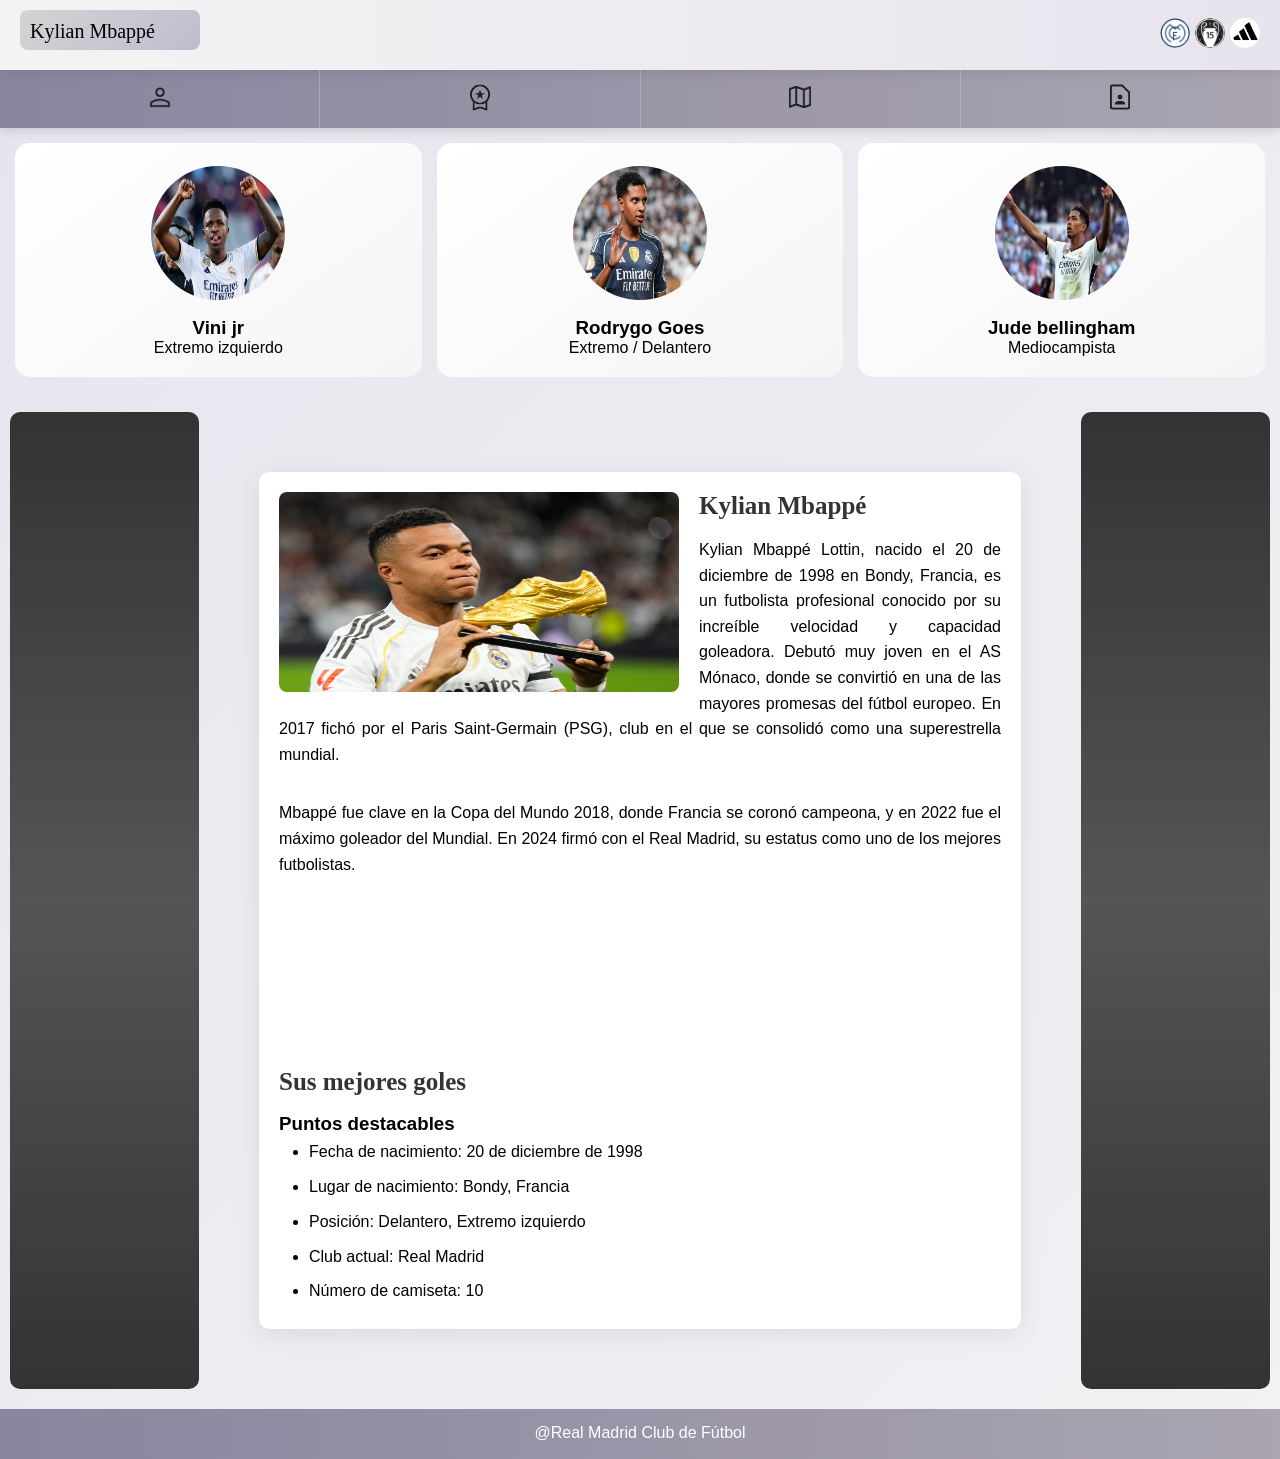
<file: index.html>
<!DOCTYPE html>
<html lang="es">
<head>
    <meta charset="UTF-8">
    <meta name="viewport" content="width=device-width, initial-scale=1.0">

    <title> Kylian Mbappé</title>
    <link rel="stylesheet" href="css/fondo.css">
    
</head>
<body>
<header>
        <div id="logo">Kylian Mbappé </div>
        <div class="circulo" id="c1">
          <a href="https://www.realmadrid.com/es-ES">
         <img src="imagenes/real madrid.png" alt="RMA">
         </a> 
        </div>

        <div class="circulo" id="c2">
        <a href="https://es.uefa.com/uefachampionsleague/">

          <img src="imagenes/15.jpg" alt="parche-champions-15">
        </a>
        </div>


        <div class="circulo" id="c3">
          <a href="https://www.adidas.es/futbol">

          <img src="imagenes/Adidas.jpg" alt="adidas">
          </a>


        </div>
    </header>

  <nav>
        <ul>
            <li class="boton">
              <a href="paginas/perfil.html">
                <span class="material-symbols-outlined">
    <img src="imagenes/Perfil.png" alt="Perfil" width="30" height="30">
               </span></a> 
            </li>

            <li class="boton">
             <a href="paginas/premios.html"> 
            <span class="material-symbols-outlined">

    <img src="imagenes/Premios.png" alt="Premios" width="30" height="30">
            </span></a>  
            </li>

            <li class="boton">
              <a href="paginas/origen.html">
                <span class="material-symbols-outlined">
              <img src="imagenes/Origen.png" alt="Origen" width="30" height="30">
            </span></a> 
              
            </li>

            <li class="boton">
            <a href="paginas/contacto.html">
                <span class="material-symbols-outlined">
              <img src="imagenes/Contacto.png" alt="Contacto" width="30" height="30">
            </span></a> 
          
            </li>
          
        </ul>
    </nav>

  <!-- Fila de 3 bloques superiores -->
    <section id="tarjetas">
        <div class="tarjeta">
          <a href="paginas/personajes/personaje1.html">
         <img src="imagenes/vini.jpg" alt="Vini"> 
         </a>  
         <h3>Vini jr</h3>
        <p>Extremo izquierdo</p></div>
        
        <div class="tarjeta">
          <a href="paginas/personajes/personaje2.html">
        <img src="imagenes/rodrigo.jpg" alt="manzana" >
        </a>
          <h3>Rodrygo Goes</h3>
          <p>Extremo / Delantero</p> 
        </div>

        <div class="tarjeta">
          <a href="paginas/personajes/personaje3.html">
          <img src="imagenes/jude bellingham.jpg" alt="fresa">
          </a>
          <h3>Jude bellingham</h3>
         <p>Mediocampista</p>

        </div>
    </section>

    <section id="contenido">
        <aside id="izq"></aside>

        <article id="centro">
          <h2>Kylian Mbappé</h2>
          <img src="imagenes/kiki.jpg" alt="Kylian Mbappé"> <p> Kylian Mbappé Lottin, nacido el 20 de diciembre de 1998 en Bondy, Francia, es un futbolista profesional conocido por su increíble velocidad y capacidad goleadora. Debutó muy joven en el AS Mónaco, donde se convirtió en una de las mayores promesas del fútbol europeo. En 2017 fichó por el Paris Saint-Germain (PSG), club en el que se consolidó como una superestrella mundial.</p><br>
          <p>Mbappé fue clave en la Copa del Mundo 2018, donde Francia se coronó campeona, y en 2022 fue el máximo goleador del Mundial. En 2024 firmó con el Real Madrid, su estatus como uno de los mejores futbolistas.</p><br>
        <h2>Sus mejores goles</h2>
          <iframe width="400" height="180" src="https://www.youtube.com/embed/6VC5VHn5EQM?si=pbBSWud-ODWyvjEx" title="YouTube video player" frameborder="0" allow="accelerometer; autoplay; clipboard-write; encrypted-media; gyroscope; picture-in-picture; web-share" referrerpolicy="strict-origin-when-cross-origin" allowfullscreen></iframe>

          <h3>Puntos destacables</h3>
<ul>
  <li>Fecha de nacimiento: 20 de diciembre de 1998</li>
  <li>Lugar de nacimiento: Bondy, Francia</li>
  <li>Posición: Delantero, Extremo izquierdo</li>
  <li>Club actual: Real Madrid</li>
  <li>Número de camiseta: 10</li>
  

</ul>


          
    
        </article>

        <aside id="der"></aside>
    </section>
    <!-- Pie de página -->
    <footer><a href="https://www.realmadrid.com/es-ES">@Real Madrid Club de Fútbol</a></footer>

</body>
</html>
</file>
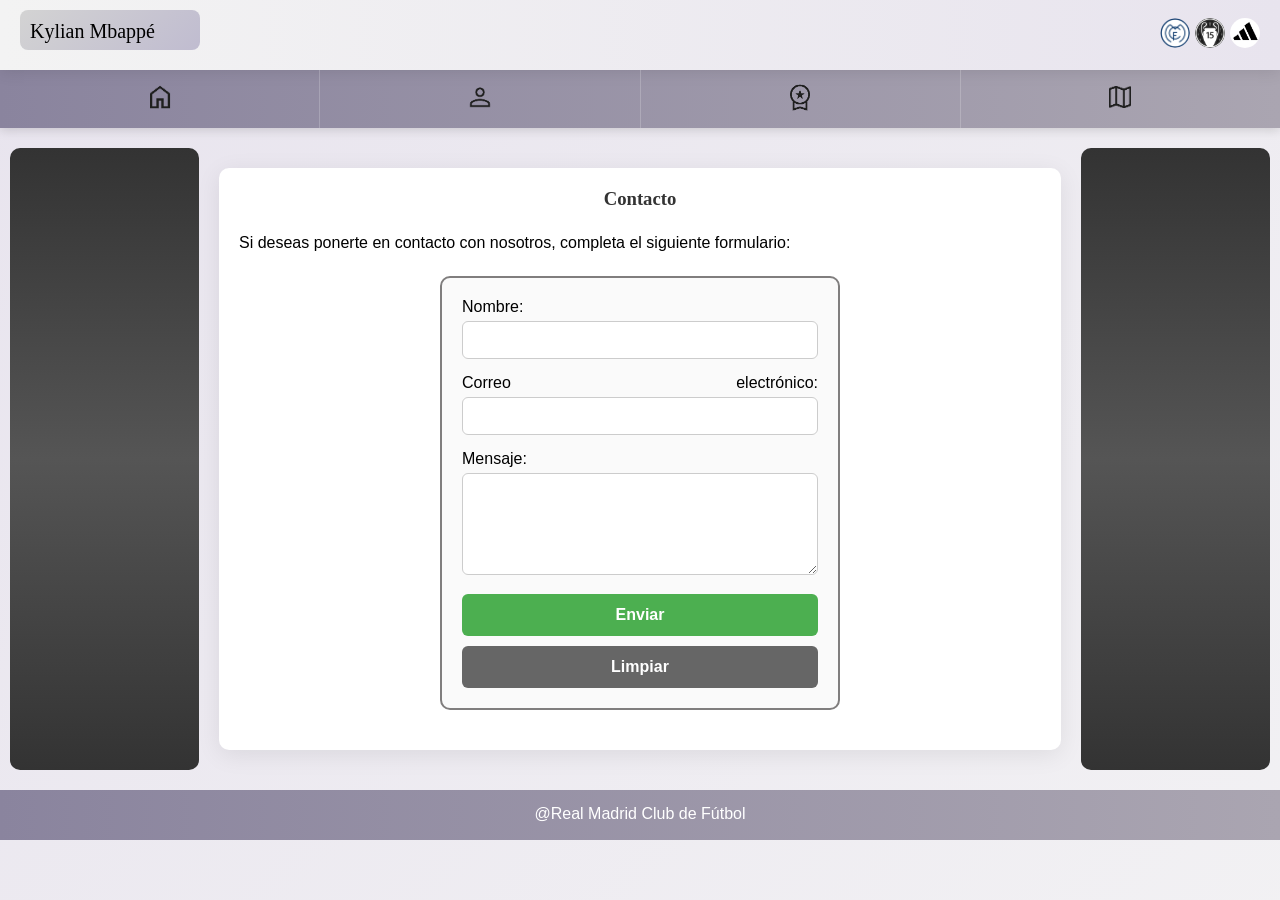
<file: paginas/contacto.html>
<!DOCTYPE html>
<html lang="es">
<head>
    <meta charset="UTF-8">
    <meta name="viewport" content="width=device-width, initial-scale=1.0">
    <title>Contacto</title>
    <link rel="stylesheet" href="../css/estilo.css">
    <style>
        @keyframes aparecerForm {
            from { opacity: 0; transform: translateY(20px); }
            to { opacity: 1; transform: translateY(0); }
        }
        form {
            border: 2px solid #807e7e;
            max-width: 400px;
            padding: 20px;
            border-radius: 10px;
            font-family: Arial, sans-serif;
            margin: 20px auto;
            animation: aparecerForm 0.8s ease-out;
            transition: all 0.3s;
            background: #fafafa;
        }
        form:hover {
            box-shadow: 0 10px 30px rgba(0,0,0,0.1);
            border-color: #aaa5b1;
        }
        input[type="text"], input[type="password"], textarea {
            width: 100%;
            padding: 10px;
            margin: 5px 0 15px 0;
            border: 1px solid #ccc;
            border-radius: 6px;
            transition: all 0.3s;
            font-size: 14px;
        }
        input[type="text"]:focus, input[type="password"]:focus, textarea:focus {
            border-color: #aaa5b1;
            box-shadow: 0 0 10px rgba(170, 165, 177, 0.3);
            outline: none;
            transform: scale(1.01);
        }
        input[type="submit"], input[type="reset"] {
            background-color: #4CAF50;
            color: white;
            padding: 12px 15px;
            border: none;
            border-radius: 6px;
            cursor: pointer;
            width: 100%;
            font-size: 16px;
            font-weight: bold;
            transition: all 0.3s;
        }
        input[type="submit"]:hover {
            background-color: #45a049;
            transform: translateY(-2px);
            box-shadow: 0 5px 15px rgba(76, 175, 80, 0.3);
        }
        input[type="reset"] {
            background-color: #666;
            margin-top: 10px;
        }
        input[type="reset"]:hover {
            background-color: #555;
            transform: translateY(-2px);
            box-shadow: 0 5px 15px rgba(0,0,0,0.2);
        }
    </style>
</head>
<body>
    <header>
        <div id="logo">Kylian Mbappé</div>
        <div class="circulo" id="c1">
            <a href="https://www.realmadrid.com/es-ES">
                <img src="../imagenes/real madrid.png" alt="RMA">
            </a>
        </div>
        <div class="circulo" id="c2">
            <a href="https://es.uefa.com/uefachampionsleague/">
                <img src="../imagenes/15.jpg" alt="parche-champions-15">
            </a>
        </div>
        <div class="circulo" id="c3">
            <a href="https://www.adidas.es/futbol">
                <img src="../imagenes/Adidas.jpg" alt="adidas">
            </a>
        </div>
    </header>

    <nav>
        <ul>
            <li class="boton">
                <a href="../index.html">
                    <img src="../imagenes/casa.png" alt="Inicio" width="30" height="30">
                </a>
            </li>
            <li class="boton">
                <a href="perfil.html">
                    <img src="../imagenes/Perfil.png" alt="Perfil" width="30" height="30">
                </a>
            </li>
            <li class="boton">
                <a href="premios.html">
                    <img src="../imagenes/Premios.png" alt="Premios" width="30" height="30">
                </a>
            </li>
            <li class="boton">
                <a href="origen.html">
                    <img src="../imagenes/Origen.png" alt="Origen" width="30" height="30">
                </a>
            </li>
        </ul>
    </nav>

    <section id="contenido">
        <aside id="izq"></aside>
        <article id="centro">
            <h1>Contacto</h1>
            <p>Si deseas ponerte en contacto con nosotros, completa el siguiente formulario:</p>
            <form action="#" method="post">
                <label>Nombre:</label>
                <input type="text" name="nombre" required>

                <label>Correo electrónico:</label>
                <input type="text" name="email" required>

                <label>Mensaje:</label>
                <textarea name="mensaje" rows="5" required></textarea>

                <input type="submit" value="Enviar">
                <input type="reset" value="Limpiar">
            </form>
        </article>
        <aside id="der"></aside>
    </section>

    <footer><a href="https://www.realmadrid.com/es-ES">@Real Madrid Club de Fútbol</a></footer>
</body>
</html>
</file>
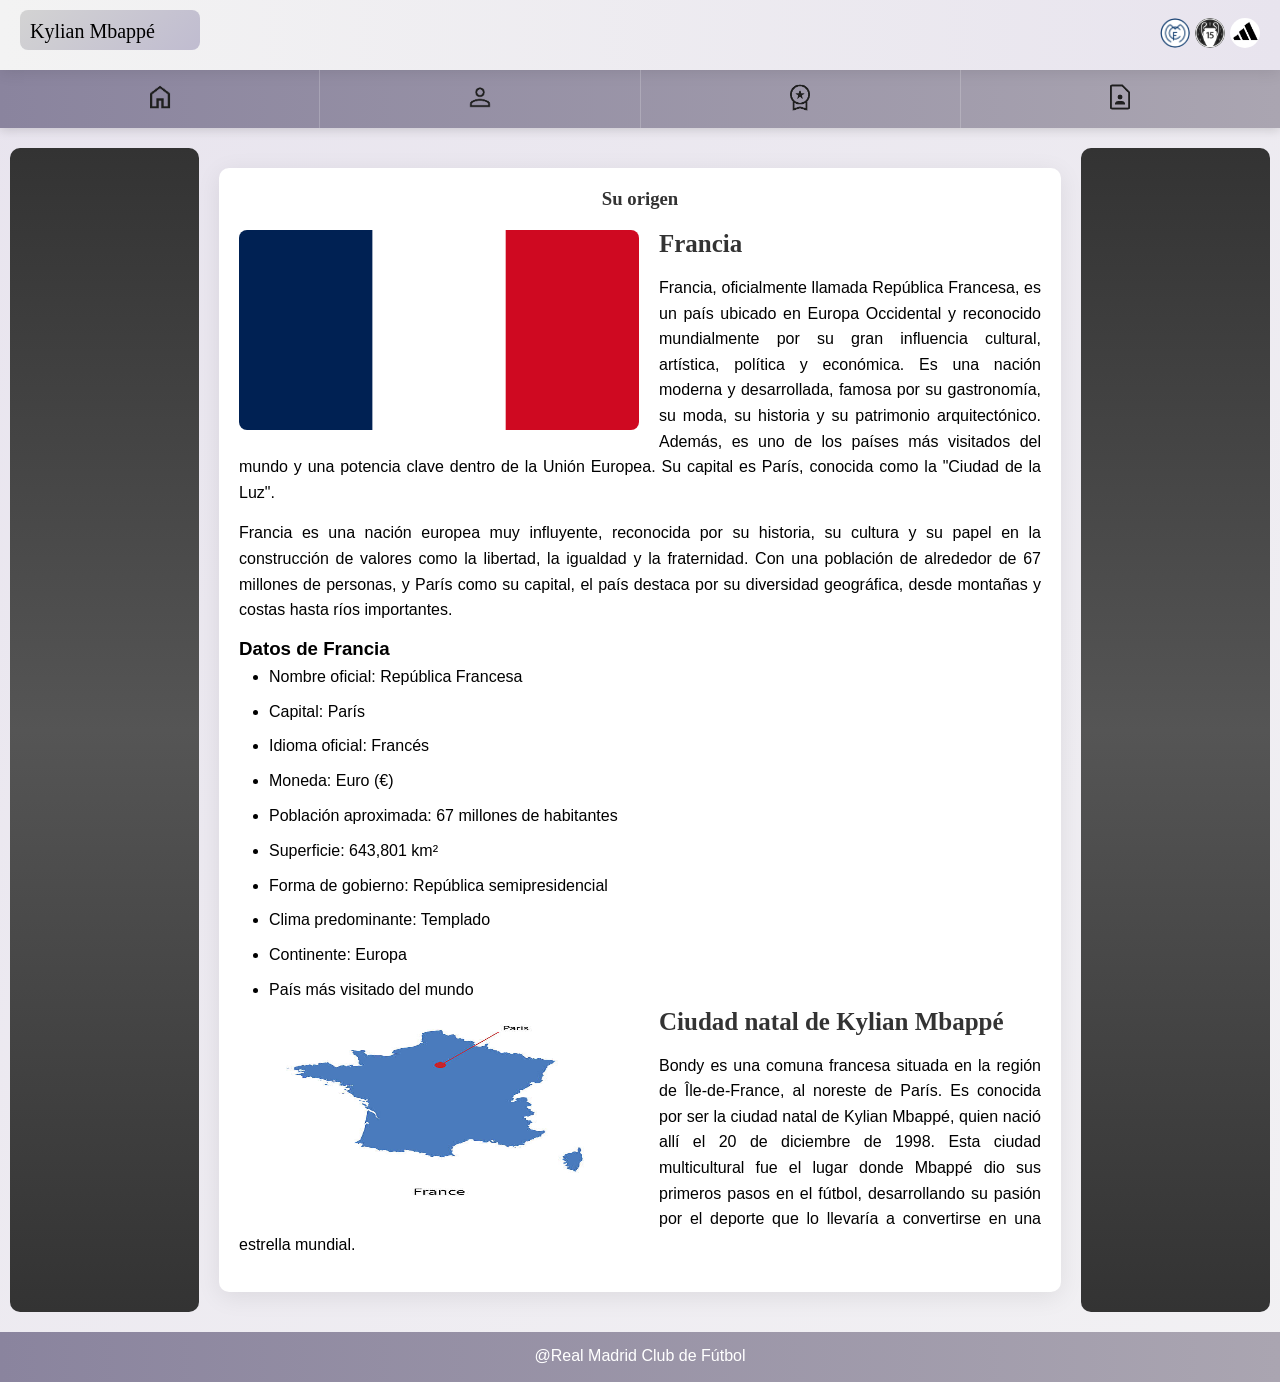
<file: paginas/origen.html>
<!DOCTYPE html>
<html lang="es">
<head>
    <meta charset="UTF-8">
    <meta name="viewport" content="width=device-width, initial-scale=1.0">
    <title>Origen de Kylian Mbappé</title>
    <link rel="stylesheet" href="../css/estilo.css">
</head>
<body>
    <header>
        <div id="logo">Kylian Mbappé</div>
        <div class="circulo" id="c1">
            <a href="https://www.realmadrid.com/es-ES">
                <img src="../imagenes/real madrid.png" alt="RMA">
            </a>
        </div>
        <div class="circulo" id="c2">
            <a href="https://es.uefa.com/uefachampionsleague/">
                <img src="../imagenes/15.jpg" alt="parche-champions-15">
            </a>
        </div>
        <div class="circulo" id="c3">
            <a href="https://www.adidas.es/futbol">
                <img src="../imagenes/Adidas.jpg" alt="adidas">
            </a>
        </div>
    </header>

    <nav>
        <ul>
            <li class="boton">
                <a href="../index.html">
                    <img src="../imagenes/casa.png" alt="Inicio" width="30" height="30">
                </a>
            </li>
            <li class="boton">
                <a href="perfil.html">
                    <img src="../imagenes/Perfil.png" alt="Perfil" width="30" height="30">
                </a>
            </li>
            <li class="boton">
                <a href="premios.html">
                    <img src="../imagenes/Premios.png" alt="Premios" width="30" height="30">
                </a>
            </li>
            <li class="boton">
                <a href="contacto.html">
                    <img src="../imagenes/Contacto.png" alt="Contacto" width="30" height="30">
                </a>
            </li>
        </ul>
    </nav>

    <section id="contenido">
        <aside id="izq"></aside>
        <article id="centro">
            <h1>Su origen</h1>
            <h2>Francia</h2>
            <img src="../imagenes/Bandera.png" alt="Bandera de Francia">
            <p>Francia, oficialmente llamada República Francesa, es un país ubicado en Europa Occidental y reconocido mundialmente por su gran influencia cultural, artística, política y económica. Es una nación moderna y desarrollada, famosa por su gastronomía, su moda, su historia y su patrimonio arquitectónico. Además, es uno de los países más visitados del mundo y una potencia clave dentro de la Unión Europea. Su capital es París, conocida como la "Ciudad de la Luz".</p>
            <p>Francia es una nación europea muy influyente, reconocida por su historia, su cultura y su papel en la construcción de valores como la libertad, la igualdad y la fraternidad. Con una población de alrededor de 67 millones de personas, y París como su capital, el país destaca por su diversidad geográfica, desde montañas y costas hasta ríos importantes.</p>

            <h3>Datos de Francia</h3>
            <ul>
                <li>Nombre oficial: República Francesa</li>
                <li>Capital: París</li>
                <li>Idioma oficial: Francés</li>
                <li>Moneda: Euro (€)</li>
                <li>Población aproximada: 67 millones de habitantes</li>
                <li>Superficie: 643,801 km²</li>
                <li>Forma de gobierno: República semipresidencial</li>
                <li>Clima predominante: Templado</li>
                <li>Continente: Europa</li>
                <li>País más visitado del mundo</li>
            </ul>

            <h2>Ciudad natal de Kylian Mbappé</h2>
            <img src="../imagenes/Ciudad natal.jpg" alt="Bondy, ciudad natal">
            <p>Bondy es una comuna francesa situada en la región de Île-de-France, al noreste de París. Es conocida por ser la ciudad natal de Kylian Mbappé, quien nació allí el 20 de diciembre de 1998. Esta ciudad multicultural fue el lugar donde Mbappé dio sus primeros pasos en el fútbol, desarrollando su pasión por el deporte que lo llevaría a convertirse en una estrella mundial.</p>
        </article>
        <aside id="der"></aside>
    </section>

    <footer><a href="https://www.realmadrid.com/es-ES">@Real Madrid Club de Fútbol</a></footer>
</body>
</html>
</file>
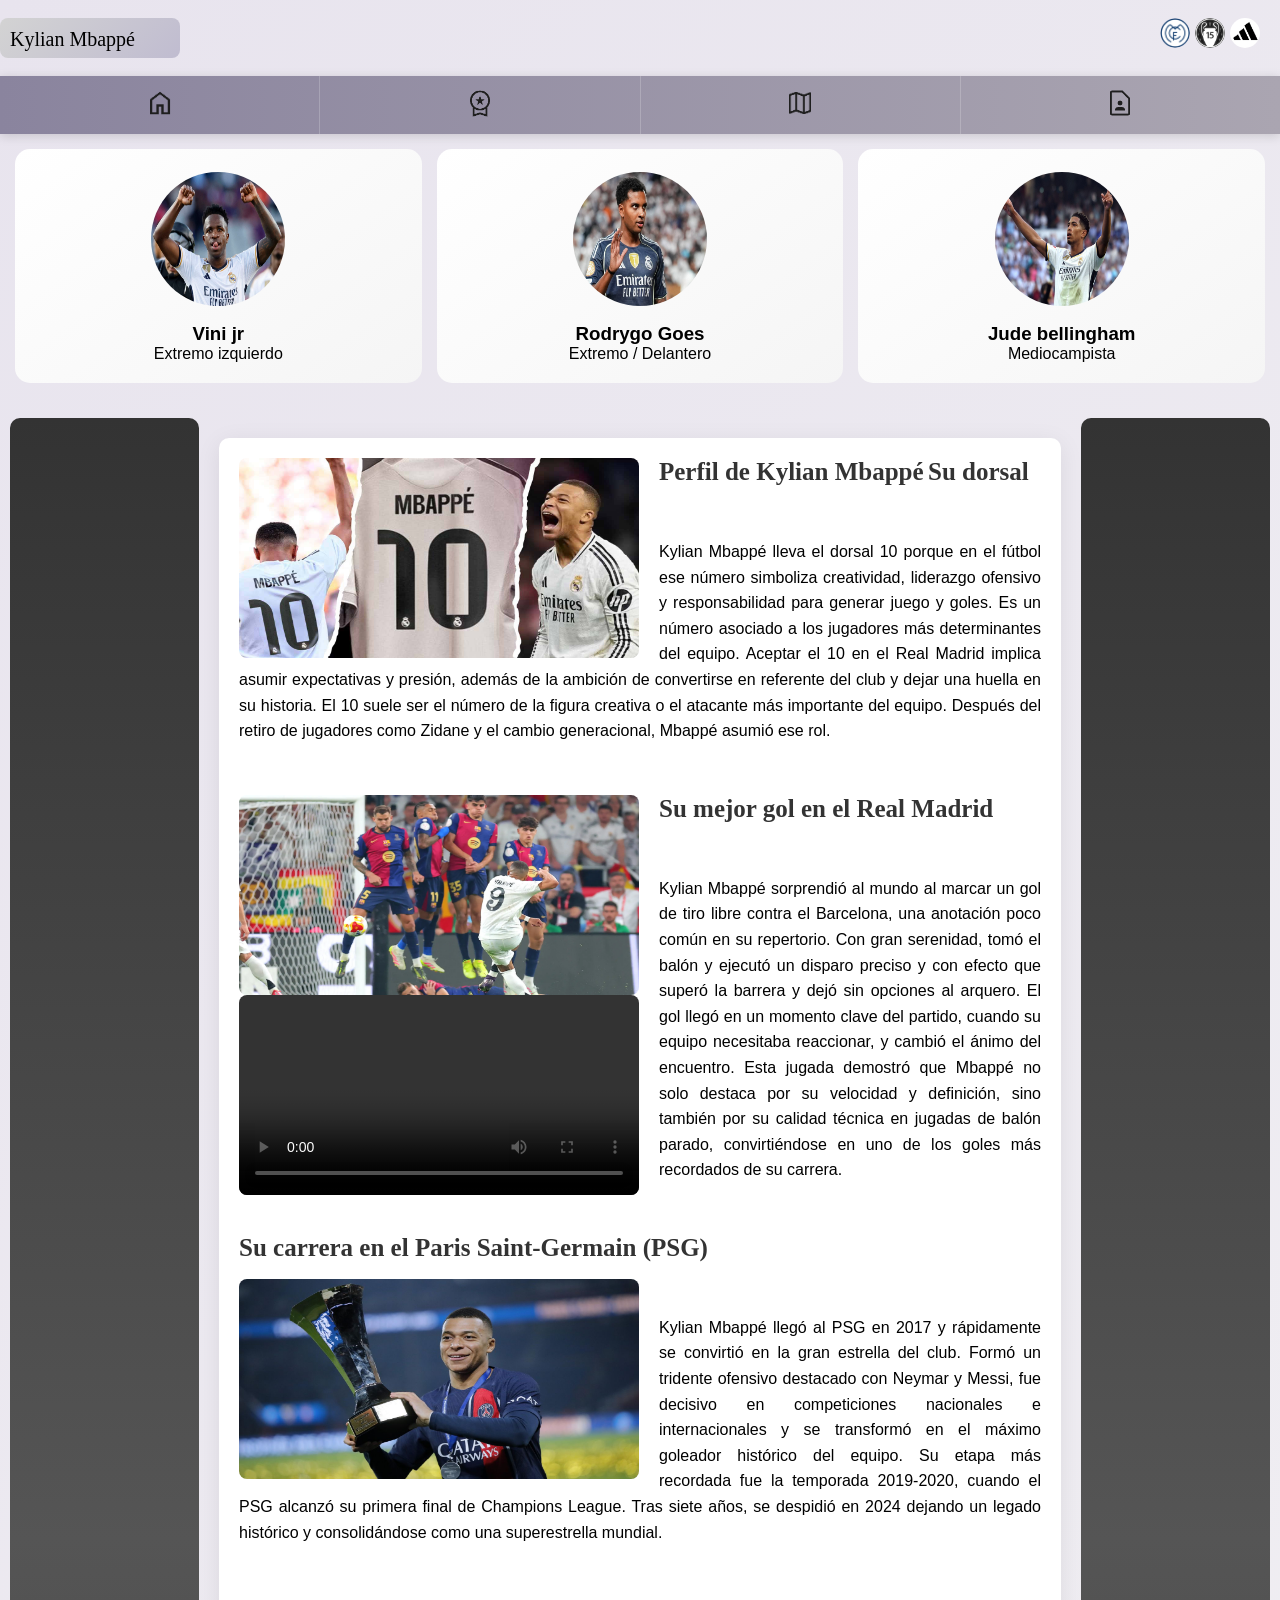
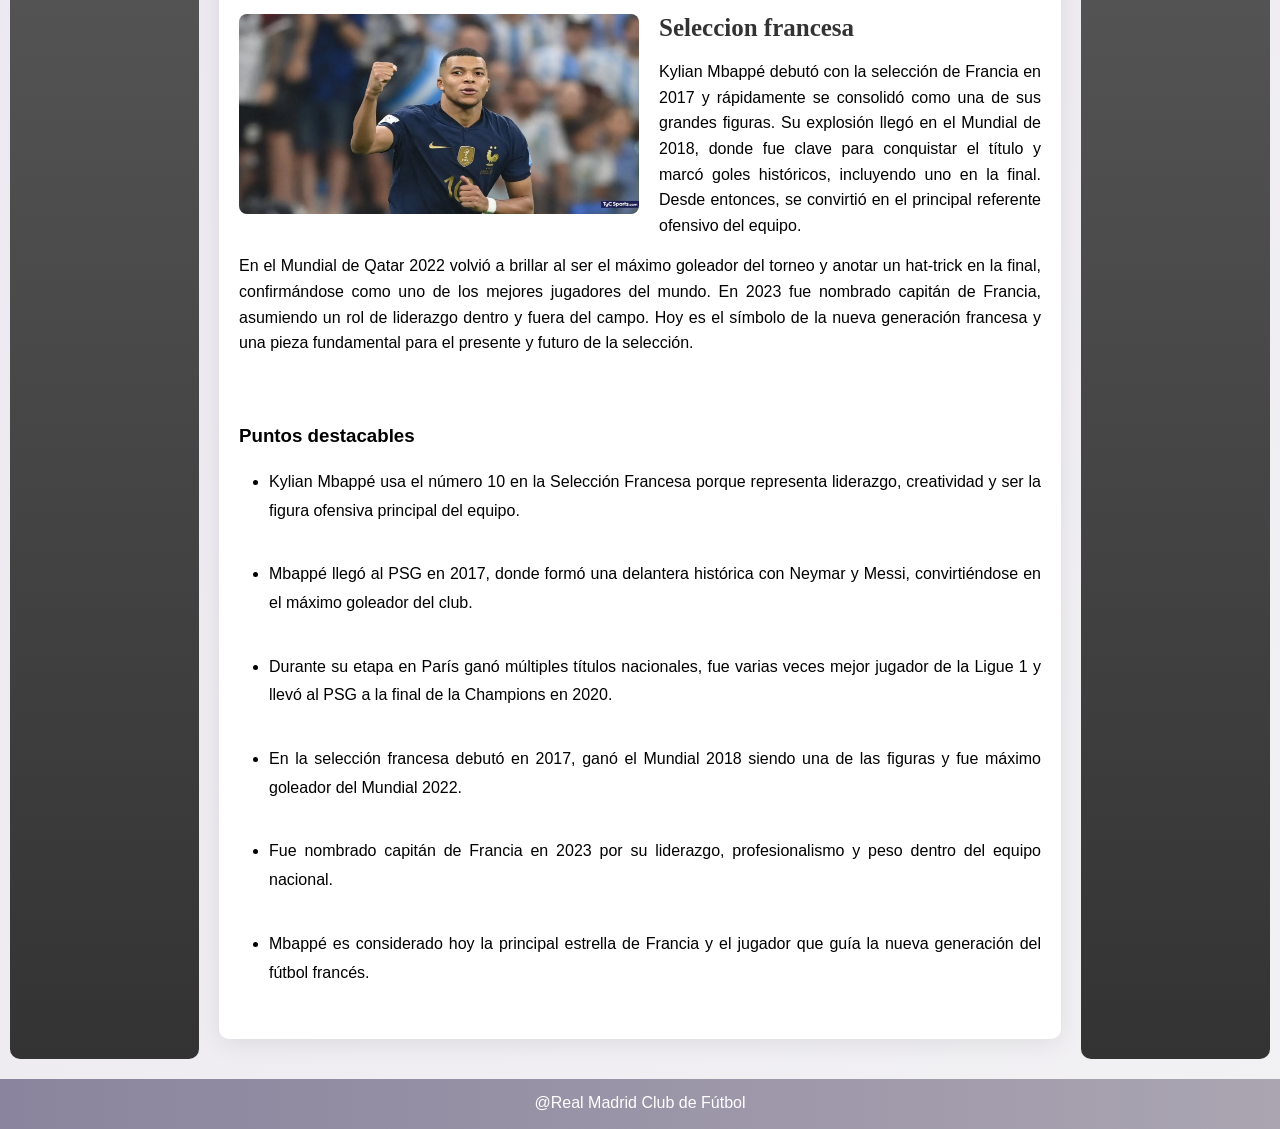
<file: paginas/perfil.html>
<!DOCTYPE html>
<html lang="es">
<head>
    <meta charset="UTF-8">
    <meta name="viewport" content="width=device-width, initial-scale=1.0">
    <title> perfil de Kylian Mbappé</title>
    <link rel="stylesheet" href="../css/Perfil.css">
</head>
<body>
<br>
    <div id="logo">Kylian Mbappé </div>
        <div class="circulo" id="c1">
          <a href="https://www.realmadrid.com/es-ES">
         <img src="../imagenes/real madrid.png" alt="RMA">
         </a> 
        </div>

        <div class="circulo" id="c2">
        <a href="https://es.uefa.com/uefachampionsleague/">

          <img src="../imagenes/15.jpg" alt="parche-champions-15">
        </a>
        </div>


        <div class="circulo" id="c3">
          <a href="https://www.adidas.es/futbol">

          <img src="../imagenes/Adidas.jpg" alt="adidas">
          </a>


        </div>
    </header><br>


  <nav>
        <ul>
            <li class="boton">
              <a href="../index.html">
                <span class="material-symbols-outlined">
    <img src="../imagenes/casa.png" alt="casa" width="30" height="30">
               </span></a> 
            </li>

            <li class="boton">
             <a href="premios.html"> 
            <span class="material-symbols-outlined">

    <img src="../imagenes/Premios.png" alt="Premios" width="30" height="30">
            </span></a>  
            </li>

            <li class="boton">
              <a href="origen.html">
                <span class="material-symbols-outlined">
              <img src="../imagenes/Origen.png" alt="Origen" width="30" height="30">
            </span></a> 
              
            </li>

            <li class="boton">
            <a href="contacto.html">
                <span class="material-symbols-outlined">
              <img src="../imagenes/Contacto.png" alt="Contacto" width="30" height="30">
            </span></a> 
          
            </li>
          
        </ul>
    </nav>
  </nav>
  <section id="tarjetas">
        <div class="tarjeta">
          <a href="../paginas/personajes/personaje1.html">
         <img src="../imagenes/vini.jpg" alt="Vini"> 
         </a>  
         <h3>Vini jr</h3>
        <p>Extremo izquierdo</p></div>
        
        <div class="tarjeta">
          <a href="../paginas/personajes/personaje2.html">
        <img src="../imagenes/rodrigo.jpg" alt="manzana" >
        </a>
          <h3>Rodrygo Goes</h3>
          <p>Extremo / Delantero</p> 
        </div>

        <div class="tarjeta">
          <a href="../paginas/personajes/personaje3.html">
          <img src="../imagenes/jude bellingham.jpg" alt="fresa">
          </a>
          <h3>Jude bellingham</h3>
         <p>Mediocampista</p>

        </div>
    </section>
    <section id="contenido">
        <aside id="izq"></aside>

        <article id="centro">
          <h2>Perfil de Kylian Mbappé</h2>
          <h2>Su dorsal</h2>
          <img src="../imagenes/10kylianmbappe.jpg" alt="Kylian Mbappé"><br><br><br>
           <p>
    Kylian Mbappé lleva el dorsal 10 porque en el fútbol ese número simboliza creatividad, liderazgo ofensivo y responsabilidad para generar juego y goles.
    Es un número asociado a los jugadores más determinantes del equipo.
    Aceptar el 10 en el Real Madrid implica asumir expectativas y presión, además de la ambición de convertirse en referente del club y dejar una huella en su historia. El 10 suele ser el número de la figura creativa o el atacante más importante del equipo. 
    Después del retiro de jugadores como Zidane y el cambio generacional, Mbappé asumió ese rol.</p><br><br>

    <h2> Su mejor gol en el Real Madrid</h2>
<img src="../imagenes/mejor Gol.webp" alt="jugador Mbappé" width="300">

<video src="../videos/mejor gol.mp4" width="400" height="180" controls> </video><br><br><br>

<p>Kylian Mbappé sorprendió al mundo al marcar un gol de tiro libre contra el Barcelona, una anotación poco común en su repertorio. Con gran serenidad, tomó el balón y ejecutó un disparo preciso y con efecto que superó la barrera y dejó sin opciones al arquero. El gol llegó en un momento clave del partido, cuando su equipo necesitaba reaccionar, y cambió el ánimo del encuentro. Esta jugada demostró que Mbappé no solo destaca por su velocidad y definición, sino también por su calidad técnica en jugadas de balón parado, convirtiéndose en uno de los goles más recordados de su carrera.</p><br><br>

<h2> Su carrera en el Paris Saint-Germain (PSG)</h2>
<img src="../imagenes/parissg.jpg" alt="jugador Mbappé" width="300"><br><br><br>
<p>Kylian Mbappé llegó al PSG en 2017 y rápidamente se convirtió en la gran estrella del club. Formó un tridente ofensivo destacado con Neymar y Messi, fue decisivo en competiciones nacionales e internacionales y se transformó en el máximo goleador histórico del equipo. Su etapa más recordada fue la temporada 2019-2020, cuando el PSG alcanzó su primera final de Champions League. Tras siete años, se despidió en 2024 dejando un legado histórico y consolidándose como una superestrella mundial.</p><br><br><br>

<h2>Seleccion francesa</h2>
<img src="../imagenes/lesblues.webp" alt="jugador Mbappé" width="300">
<p>Kylian Mbappé debutó con la selección de Francia en 2017 y rápidamente se consolidó como una de sus grandes figuras. Su explosión llegó en el Mundial de 2018, donde fue clave para conquistar el título y marcó goles históricos, incluyendo uno en la final. Desde entonces, se convirtió en el principal referente ofensivo del equipo.</p> <p>En el Mundial de Qatar 2022 volvió a brillar al ser el máximo goleador del torneo y anotar un hat-trick en la final, confirmándose como uno de los mejores jugadores del mundo. En 2023 fue nombrado capitán de Francia, asumiendo un rol de liderazgo dentro y fuera del campo. Hoy es el símbolo de la nueva generación francesa y una pieza fundamental para el presente y futuro de la selección.</p> <br><br><br>

<h3>Puntos destacables</h3><br>
<ul>

    <li>Kylian Mbappé usa el número 10 en la Selección Francesa porque representa liderazgo, creatividad y ser la figura ofensiva principal del equipo.</li><br>
    <li>Mbappé llegó al PSG en 2017, donde formó una delantera histórica con Neymar y Messi, convirtiéndose en el máximo goleador del club.</li><br>
    <li>Durante su etapa en París ganó múltiples títulos nacionales, fue varias veces mejor jugador de la Ligue 1 y llevó al PSG a la final de la Champions en 2020.</li><br>
    <li>En la selección francesa debutó en 2017, ganó el Mundial 2018 siendo una de las figuras y fue máximo goleador del Mundial 2022.</li><br>
    <li>Fue nombrado capitán de Francia en 2023 por su liderazgo, profesionalismo y peso dentro del equipo nacional.</li><br>
    <li>Mbappé es considerado hoy la principal estrella de Francia y el jugador que guía la nueva generación del fútbol francés.</li><br>

</ul>
    </article>

    <aside id="der"></aside>
    </section>
    <!-- Pie de página -->
     <a href=""></a>
    <footer> <a href="https://www.realmadrid.com/es-ES">@Real Madrid Club de Fútbol </a></footer>

       
</body>
</html>
</file>
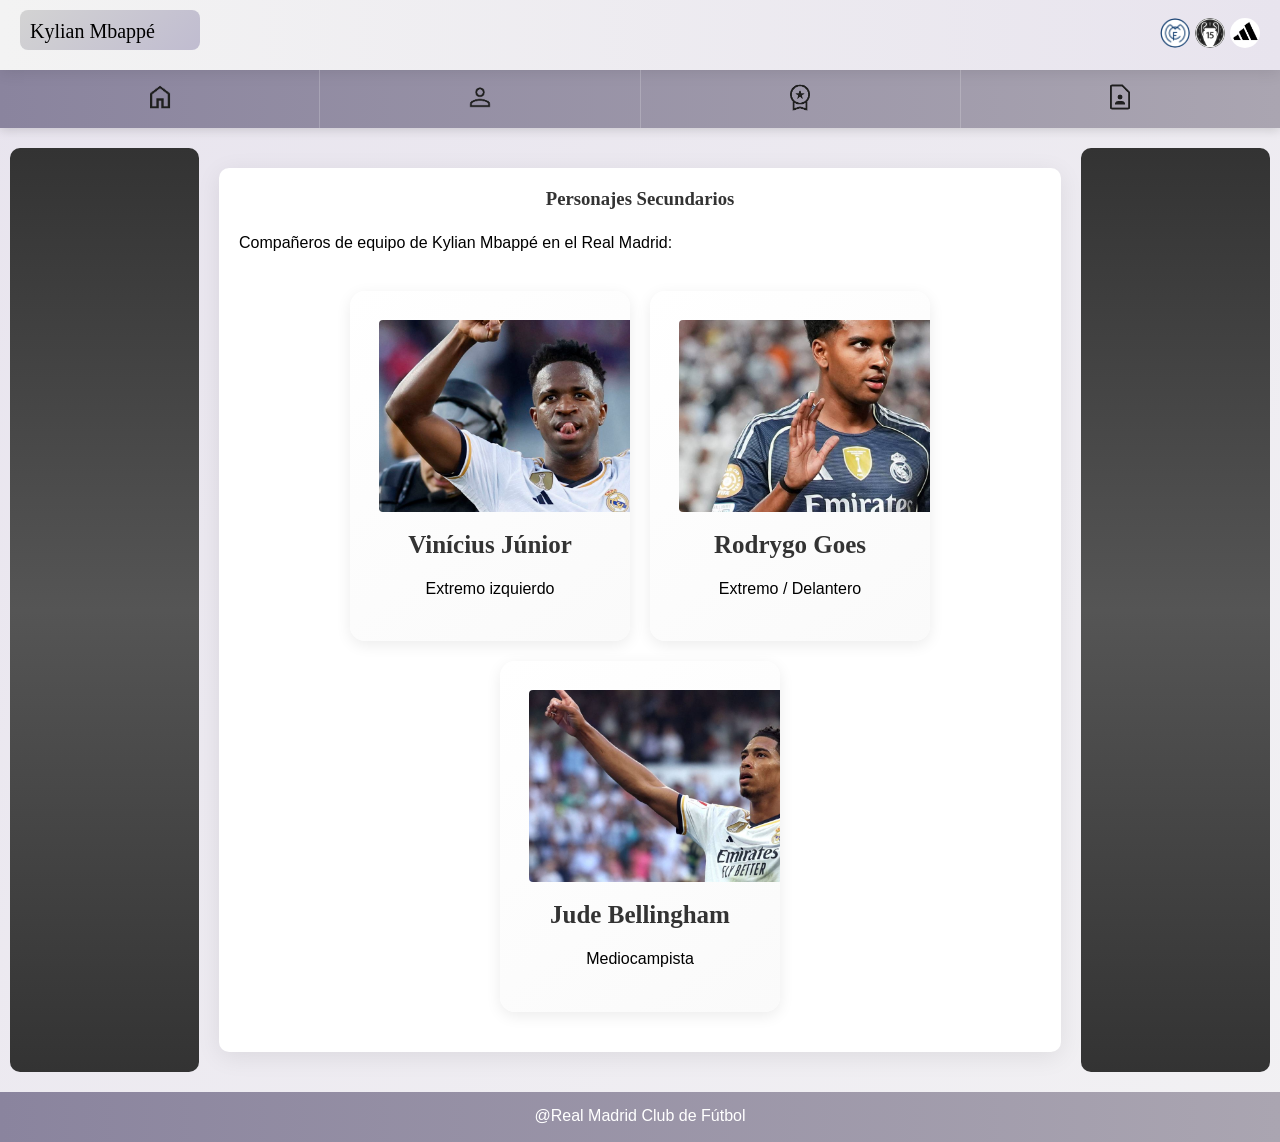
<file: paginas/personajesecundarios.html>
<!DOCTYPE html>
<html lang="es">
<head>
    <meta charset="UTF-8">
    <meta name="viewport" content="width=device-width, initial-scale=1.0">
    <title>Personajes secundarios</title>
    <link rel="stylesheet" href="../css/estilo.css">
    <style>
        .personajes-grid {
            display: flex;
            gap: 20px;
            padding: 20px;
            justify-content: center;
            flex-wrap: wrap;
        }
        @keyframes aparecerCard {
            from { opacity: 0; transform: translateY(30px); }
            to { opacity: 1; transform: translateY(0); }
        }
        .personaje-card {
            background: linear-gradient(145deg, #ffffff, #fafafa);
            border-radius: 15px;
            padding: 25px;
            text-align: center;
            box-shadow: 0 4px 15px rgba(0,0,0,0.08);
            width: 280px;
            opacity: 0;
            transition: all 0.4s cubic-bezier(0.175, 0.885, 0.32, 1.275);
            animation: aparecerCard 0.6s ease-out forwards;
            cursor: pointer;
            position: relative;
            overflow: hidden;
        }
        .personaje-card:nth-child(1) { animation-delay: 0.1s; }
        .personaje-card:nth-child(2) { animation-delay: 0.3s; }
        .personaje-card:nth-child(3) { animation-delay: 0.5s; }
        .personaje-card::before {
            content: '';
            position: absolute;
            top: 0;
            left: 0;
            width: 100%;
            height: 4px;
            background: linear-gradient(90deg, #aaa5b1, #8a849e);
            transform: scaleX(0);
            transition: transform 0.4s;
        }
        .personaje-card:hover {
            transform: translateY(-12px) scale(1.02);
            box-shadow: 0 20px 40px rgba(0,0,0,0.15);
        }
        .personaje-card:hover::before {
            transform: scaleX(1);
        }
        .personaje-card img {
            width: 200px;
            height: 200px;
            border-radius: 50%;
            object-fit: cover;
            margin-bottom: 15px;
            border: 4px solid transparent;
            transition: all 0.5s;
        }
        .personaje-card:hover img {
            transform: scale(1.08);
            border-color: #aaa5b1;
            box-shadow: 0 0 30px rgba(170, 165, 177, 0.4);
        }
        .personaje-card h2 {
            font-family: cursive;
            margin-bottom: 10px;
        }
        .personaje-card a {
            text-decoration: none;
            color: inherit;
        }
    </style>
</head>
<body>
    <header>
        <div id="logo">Kylian Mbappé</div>
        <div class="circulo" id="c1">
            <a href="https://www.realmadrid.com/es-ES">
                <img src="../imagenes/real madrid.png" alt="RMA">
            </a>
        </div>
        <div class="circulo" id="c2">
            <a href="https://es.uefa.com/uefachampionsleague/">
                <img src="../imagenes/15.jpg" alt="parche-champions-15">
            </a>
        </div>
        <div class="circulo" id="c3">
            <a href="https://www.adidas.es/futbol">
                <img src="../imagenes/Adidas.jpg" alt="adidas">
            </a>
        </div>
    </header>

    <nav>
        <ul>
            <li class="boton">
                <a href="../index.html">
                    <img src="../imagenes/casa.png" alt="Inicio" width="30" height="30">
                </a>
            </li>
            <li class="boton">
                <a href="perfil.html">
                    <img src="../imagenes/Perfil.png" alt="Perfil" width="30" height="30">
                </a>
            </li>
            <li class="boton">
                <a href="premios.html">
                    <img src="../imagenes/Premios.png" alt="Premios" width="30" height="30">
                </a>
            </li>
            <li class="boton">
                <a href="contacto.html">
                    <img src="../imagenes/Contacto.png" alt="Contacto" width="30" height="30">
                </a>
            </li>
        </ul>
    </nav>

    <section id="contenido">
        <aside id="izq"></aside>
        <article id="centro">
            <h1>Personajes Secundarios</h1>
            <p>Compañeros de equipo de Kylian Mbappé en el Real Madrid:</p>

            <div class="personajes-grid">
                <div class="personaje-card">
                    <a href="personajes/personaje1.html">
                        <img src="../imagenes/vini.jpg" alt="Vini jr">
                        <h2>Vinícius Júnior</h2>
                        <p>Extremo izquierdo</p>
                    </a>
                </div>

                <div class="personaje-card">
                    <a href="personajes/personaje2.html">
                        <img src="../imagenes/rodrigo.jpg" alt="Rodrygo">
                        <h2>Rodrygo Goes</h2>
                        <p>Extremo / Delantero</p>
                    </a>
                </div>

                <div class="personaje-card">
                    <a href="personajes/personaje3.html">
                        <img src="../imagenes/jude bellingham.jpg" alt="Jude Bellingham">
                        <h2>Jude Bellingham</h2>
                        <p>Mediocampista</p>
                    </a>
                </div>
            </div>
        </article>
        <aside id="der"></aside>
    </section>

    <footer><a href="https://www.realmadrid.com/es-ES">@Real Madrid Club de Fútbol</a></footer>
</body>
</html>
</file>
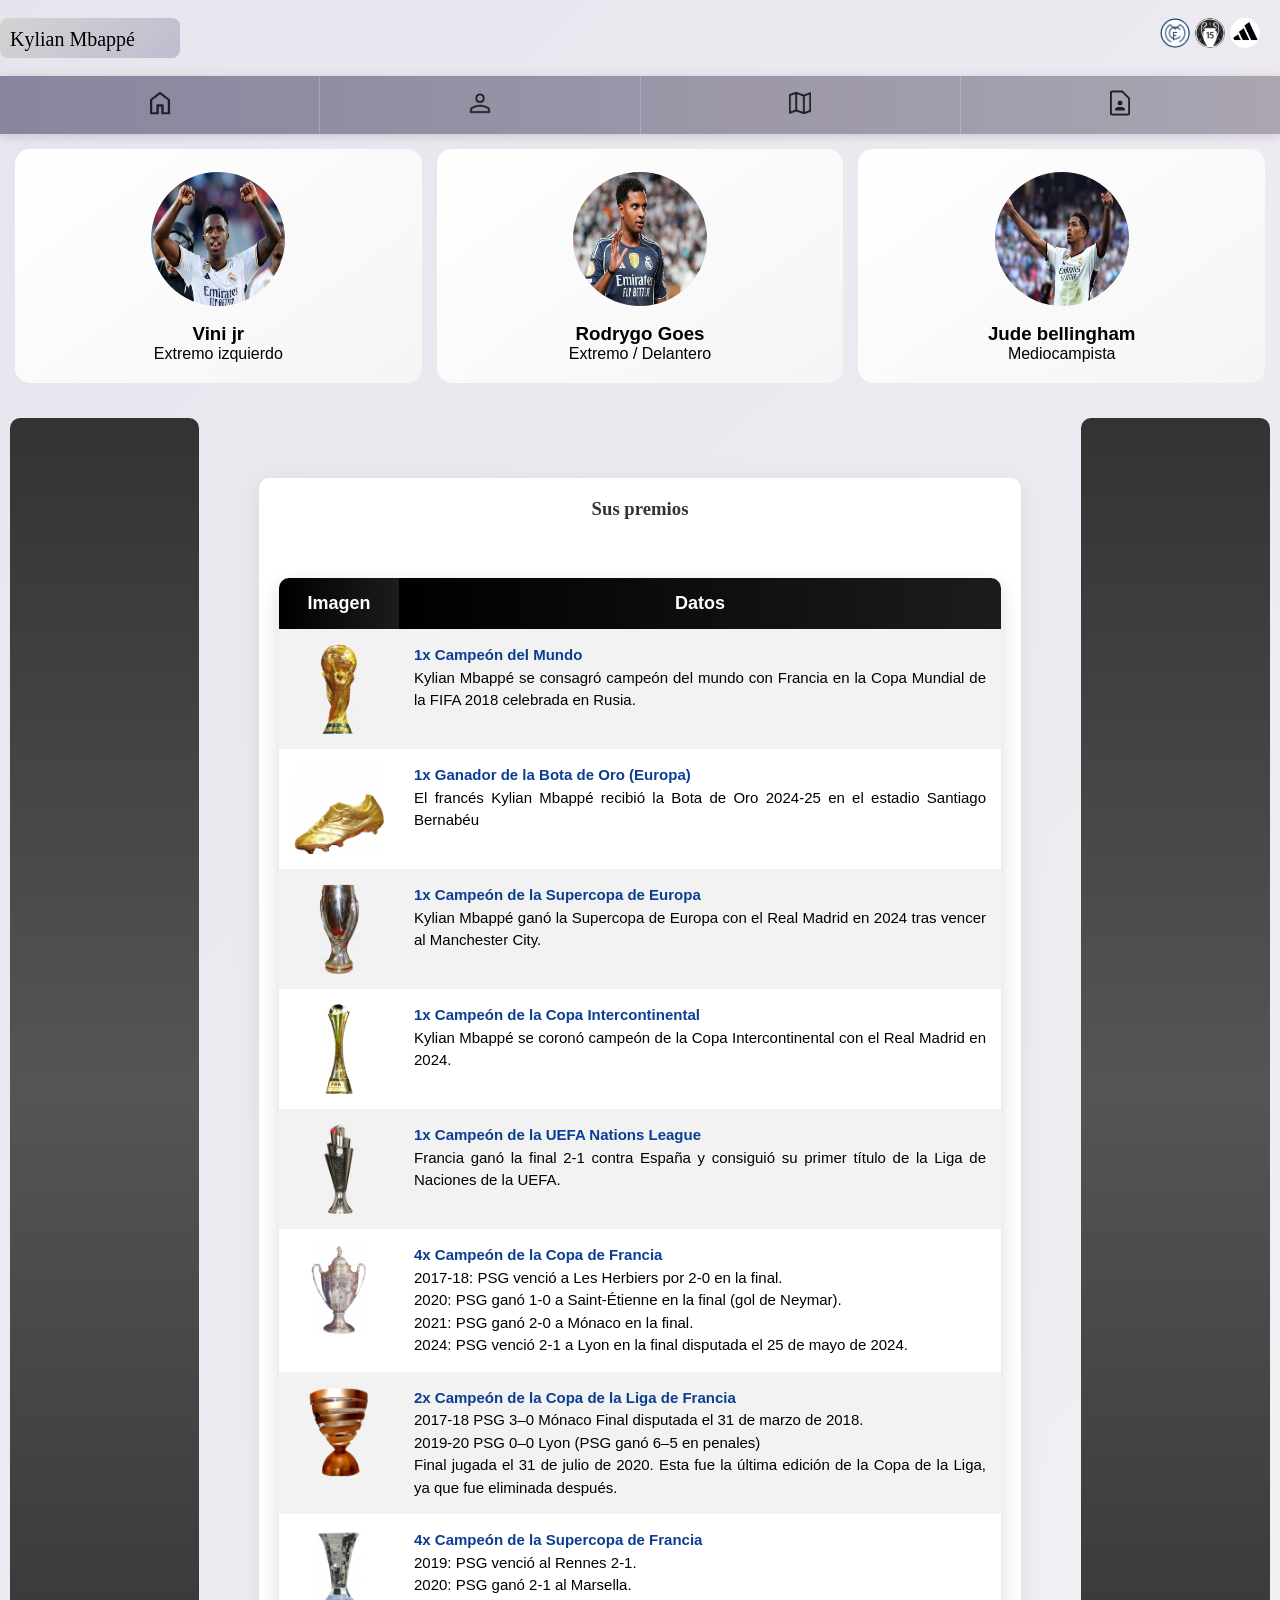
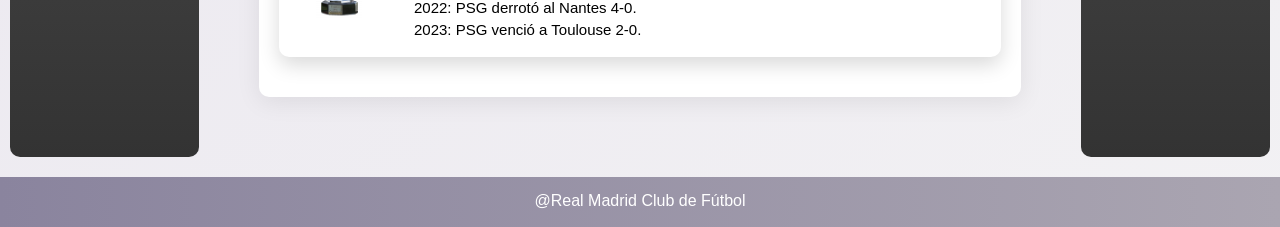
<file: paginas/premios.html>
<!DOCTYPE html>
<html lang="es">
<head>
    <meta charset="UTF-8">
    <meta name="viewport" content="width=device-width, initial-scale=1.0">
    <title>Sus premios</title>
        <link rel="stylesheet" href="../css/premios.css">

</head>
<body>

    <br>
    <div id="logo">Kylian Mbappé </div>
        <div class="circulo" id="c1">
          <a href="https://www.realmadrid.com/es-ES">
         <img src="../imagenes/real madrid.png" alt="RMA">
         </a> 
        </div>

        <div class="circulo" id="c2">
        <a href="https://es.uefa.com/uefachampionsleague/">

          <img src="../imagenes/15.jpg" alt="parche-champions-15">
        </a>
        </div>


        <div class="circulo" id="c3">
          <a href="https://www.adidas.es/futbol">

          <img src="../imagenes/Adidas.jpg" alt="adidas">
          </a>


        </div>
    </header><br>


  <nav>
        <ul>
            <li class="boton">
              <a href="../index.html">
                <span class="material-symbols-outlined">
    <img src="../imagenes/casa.png" alt="casa" width="30" height="30">
               </span></a> 
            </li>

            <li class="boton">
             <a href="perfil.html"> 
            <span class="material-symbols-outlined">

    <img src="../imagenes/Perfil.png" alt="Premios" width="30" height="30">
            </span></a>  
            </li>

            <li class="boton">
              <a href="origen.html">
                <span class="material-symbols-outlined">
              <img src="../imagenes/Origen.png" alt="Origen" width="30" height="30">
            </span></a> 
              
            </li>

            <li class="boton">
            <a href="contacto.html">
                <span class="material-symbols-outlined">
              <img src="../imagenes/Contacto.png" alt="Contacto" width="30" height="30">
            </span></a> 
          
            </li>
          
        </ul>
    </nav>
  </nav>
  <section id="tarjetas">
        <div class="tarjeta">
          <a href="../paginas/personajes/personaje1.html">
         <img src="../imagenes/vini.jpg" alt="Vini"> 
         </a>  
         <h3>Vini jr</h3>
        <p>Extremo izquierdo</p></div>
        
        <div class="tarjeta">
          <a href="../paginas/personajes/personaje2.html">
        <img src="../imagenes/rodrigo.jpg" alt="manzana" >
        </a>
          <h3>Rodrygo Goes</h3>
          <p>Extremo / Delantero</p> 
        </div>

        <div class="tarjeta">
          <a href="../paginas/personajes/personaje3.html">
          <img src="../imagenes/jude bellingham.jpg" alt="fresa">
          </a>
          <h3>Jude bellingham</h3>
         <p>Mediocampista</p>

        </div>
    </section>
    <section id="contenido">
        <aside id="izq"></aside>

        <article id="centro">
            <h1>Sus premios</h1><br>
   <table border="1" cellpadding="5">
        <tr>
            <th>Imagen</th>
            <th>Datos</th>
        </tr>
        <tr>
            <td><img src="../imagenes/mundial.png" alt="mundial" width="100"></td>
            <td>
                <a href="https://www.google.com/search?q=mundial+2018+final&sca_esv=18637f1ce6371d1f&sxsrf=AE3TifN1jLqKSUR-HPSaHmxs3qNDYfjhsw%3A1763674855368&ei=54ofaeSfFo2EwbkP0cSp-Ak&oq=mundial+2018+fi&gs_lp=[base64]&sclient=gws-wiz-serp#sie=m;/g/11f2wkgmpw;2;/m/030q7;dt;fp;1;;;">1x Campeón del Mundo</a><br>
                Kylian Mbappé se consagró campeón del mundo con Francia en la Copa Mundial de la FIFA 2018 celebrada en Rusia.
            </td>
        </tr>
        <tr>
                <td><img src="../imagenes/bota.png" alt="bota de oro" width="100"></td>
                <td>
                    <a href="https://www.espn.com.co/futbol/espana/nota/_/id/15894079/mbappe-recibe-la-bota-de-oro-es-imposible-ganar-este-premio-sin-el-equipo">1x Ganador de la Bota de Oro (Europa)</a><br>
                    El francés Kylian Mbappé recibió la Bota de Oro 2024-25 en el estadio Santiago Bernabéu
                </td>
            </tr>
            <td><img src="../imagenes/1x Campeón de la Supercopa de Europa.png" alt="1x Campeón de la Supercopa de Europa" width="100"></td>
            <td>
                <a href="https://onefootball.com/es/noticias/el-primer-titulo-de-mbappe-real-madrid-campeon-de-la-supercopa-39894070">1x Campeón de la Supercopa de Europa</a><br>
                Kylian Mbappé ganó la Supercopa de Europa con el Real Madrid en 2024 tras vencer al Manchester City.
            </td>
        </tr>
        <tr>
            <td><img src="../imagenes/1x Campeón de la Copa Intercontinental.png" alt="1x Campeón de la Copa Intercontinental" width="100"></td>
            <td>
                <a href="https://www.theguardian.com/football/2024/dec/18/intercontinental-cup-final-report-real-madrid-pachuca">1x Campeón de la Copa Intercontinental</a><br>
                Kylian Mbappé se coronó campeón de la Copa Intercontinental con el Real Madrid en 2024.
            </td>
        </tr>
        <tr>
            <td><img src="../imagenes/nations league.png" alt="1x Campeón de la UEFA Nations League" width="100"></td>
            <td>
                <a href="https://es.uefa.com/uefanationsleague/news/0263-10e2e45353f7-66070b332e0b-1000--conoce-al-ganador-de-la-uefa-nations-league/">1x Campeón de la UEFA Nations League</a><br>
                Francia ganó la final 2-1 contra España y consiguió su primer título de la Liga de Naciones de la UEFA.
            </td>
        </tr>
        <tr>
            <td><img src="../imagenes/Copa de Francia.png" alt=" Copa de Francia" width="100"></td>
            <td>
                <a href="https://www.dw.com/es/psg-gana-copa-de-francia-a-una-semana-de-la-final-de-champions/a-72661212#:~:text=El%20Par%C3%ADs%20Saint%2DGermain%2C%20que,ante%20el%20Inter%20de%20Mil%C3%A1n.">4x Campeón de la Copa de Francia</a><br>
               2017-18: PSG venció a Les Herbiers por 2-0 en la final.<br> 
2020: PSG ganó 1-0 a Saint-Étienne en la final (gol de Neymar).<br> 
2021: PSG ganó 2-0 a Mónaco en la final.<br> 
2024: PSG venció 2-1 a Lyon en la final disputada el 25 de mayo de 2024.<Br>
            </td>
        </tr>
        
        <tr>
            <td><img src="../imagenes/Copa de la Liga de Francia.png" alt="2x Campeón de la Copa de la Liga de Francia" width="100"></td>
            <td>
                <a href="https://es.wikipedia.org/wiki/Copa_de_la_Liga_de_Francia_2019-20">2x Campeón de la Copa de la Liga de Francia</a><br>
               2017-18 PSG 3–0 Mónaco Final disputada el 31 de marzo de 2018.<br>
2019-20 PSG 0–0 Lyon (PSG ganó 6–5 en penales)<br>
Final jugada el 31 de julio de 2020. Esta fue la última edición de la Copa de la Liga, ya que fue eliminada después.<br>
            </td>
        </tr>
    
<tr>
            <td><img src="../imagenes/Supercopa de Francia.png" alt="3x Campeón de la Supercopa de Francia" width="100"></td>
            <td>
                <a href="https://www.espn.com.co/futbol/francia/nota/_/id/13056192/mbappe-hizo-golazo-y-psg-gano-trofeo-de-campeones-de-francia">4x Campeón de la Supercopa de Francia</a><br>
                2019: PSG venció al Rennes 2-1.<br> 
                2020: PSG ganó 2-1 al Marsella.<br> 
                2022: PSG derrotó al Nantes 4-0.<br> 
                2023: PSG venció a Toulouse 2-0.<br> 
            </td>
        </tr>
     
    </table>


          
    
        </article>

        <aside id="der"></aside>
    </section>

    <!-- Pie de página -->
     <a href=""></a>
    <footer> <a href="https://www.realmadrid.com/es-ES">@Real Madrid Club de Fútbol </a></footer>

    
</body>
</html>
</file>
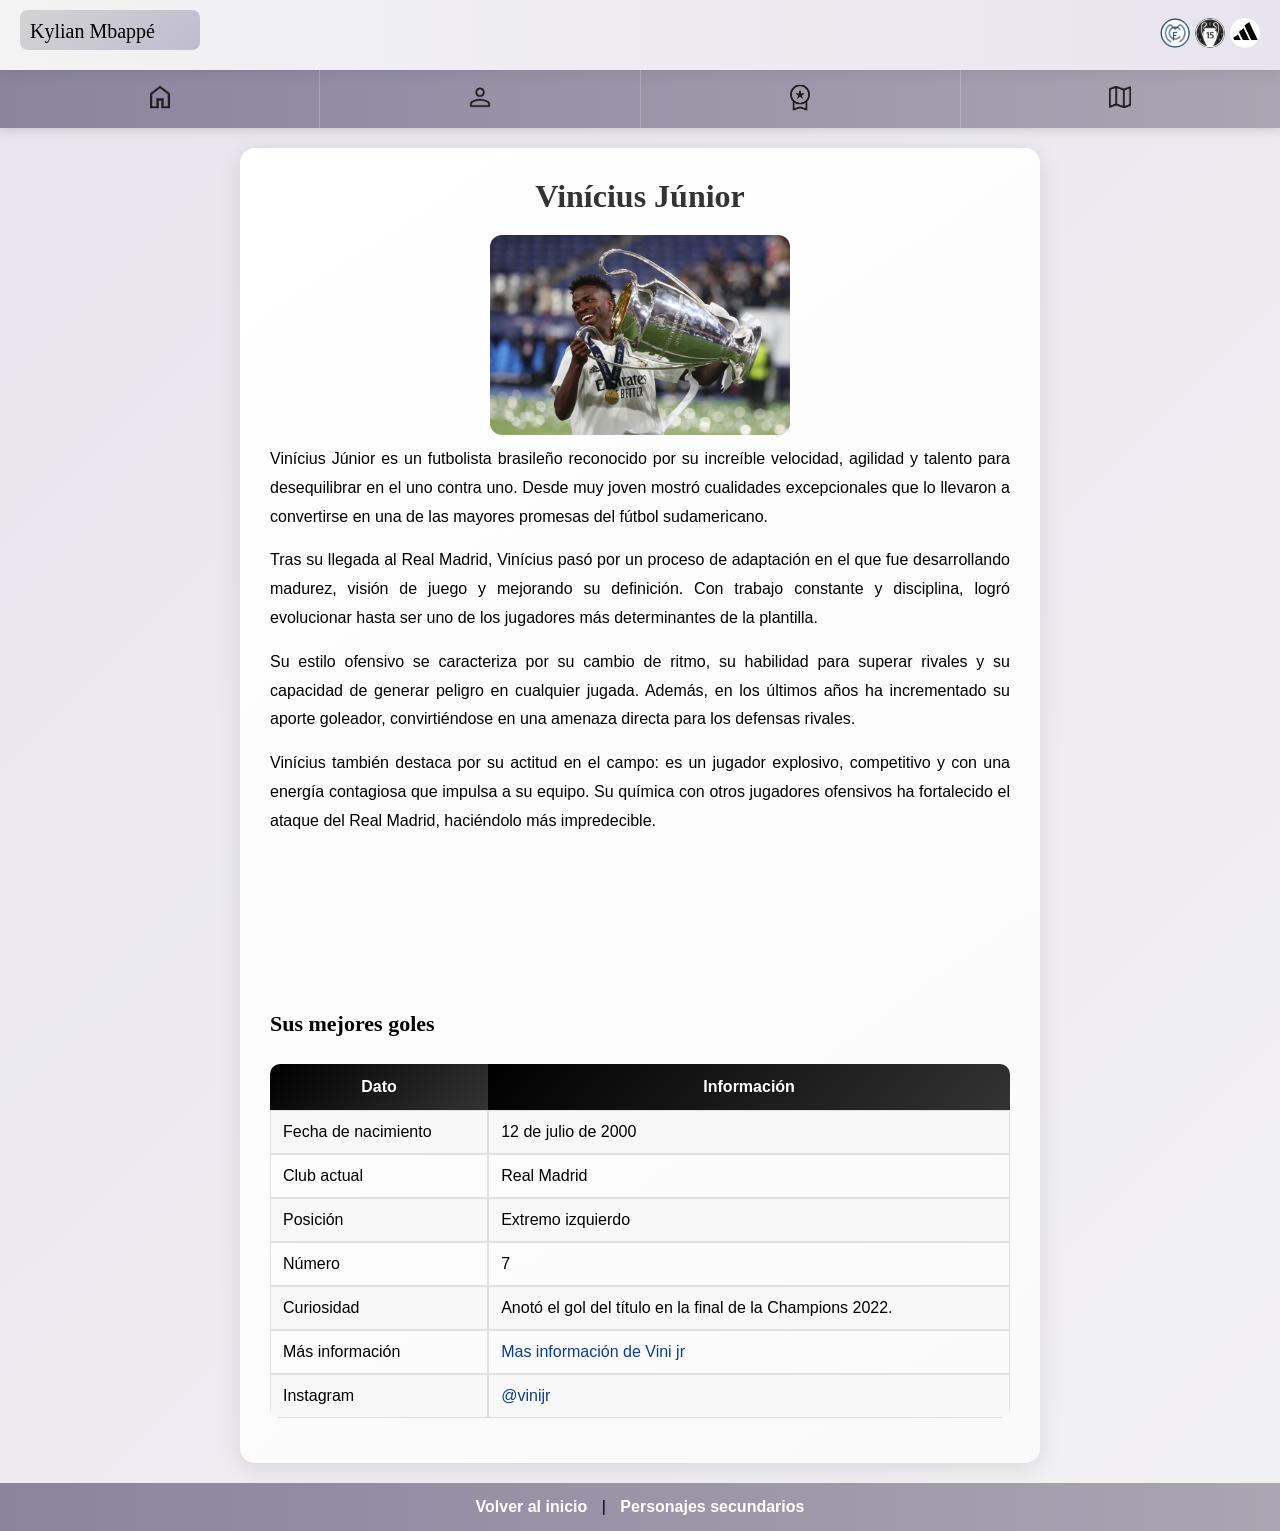
<file: paginas/personajes/personaje1.html>
<!DOCTYPE html>
<html lang="es">
<head>
    <meta charset="UTF-8">
    <meta name="viewport" content="width=device-width, initial-scale=1.0">
    <title>Vinícius Júnior</title>
    <link rel="stylesheet" href="../../css/estilo.css">
</head>
<body>
    <header>
        <div id="logo">Kylian Mbappé</div>
        <div class="circulo" id="c1">
            <a href="https://www.realmadrid.com/es-ES">
                <img src="../../imagenes/real madrid.png" alt="RMA">
            </a>
        </div>
        <div class="circulo" id="c2">
            <a href="https://es.uefa.com/uefachampionsleague/">
                <img src="../../imagenes/15.jpg" alt="parche-champions-15">
            </a>
        </div>
        <div class="circulo" id="c3">
            <a href="https://www.adidas.es/futbol">
                <img src="../../imagenes/Adidas.jpg" alt="adidas">
            </a>
        </div>
    </header>

    <nav>
        <ul>
            <li class="boton">
                <a href="../../index.html">
                    <img src="../../imagenes/casa.png" alt="Inicio" width="30" height="30">
                </a>
            </li>
            <li class="boton">
                <a href="../perfil.html">
                    <img src="../../imagenes/Perfil.png" alt="Perfil" width="30" height="30">
                </a>
            </li>
            <li class="boton">
                <a href="../premios.html">
                    <img src="../../imagenes/Premios.png" alt="Premios" width="30" height="30">
                </a>
            </li>
            <li class="boton">
                <a href="../origen.html">
                    <img src="../../imagenes/Origen.png" alt="Origen" width="30" height="30">
                </a>
            </li>
        </ul>
    </nav>

    <div class="personaje-contenido">
        <h1>Vinícius Júnior</h1>

        <a href="https://www.realmadrid.com/es-ES/futbol/primer-equipo-masculino/plantilla/vinicius-paixao-de-oliveira-junior">
            <img src="../../imagenes/champions.jpg" alt="Vini jr" width="300"> 
        </a>

        <p>
            Vinícius Júnior es un futbolista brasileño reconocido por su increíble velocidad, agilidad y talento 
            para desequilibrar en el uno contra uno. Desde muy joven mostró cualidades excepcionales que lo 
            llevaron a convertirse en una de las mayores promesas del fútbol sudamericano.
        </p>
        <p>
            Tras su llegada al Real Madrid, Vinícius pasó por un proceso de adaptación en el que fue desarrollando 
            madurez, visión de juego y mejorando su definición. Con trabajo constante y disciplina, logró evolucionar 
            hasta ser uno de los jugadores más determinantes de la plantilla.
        </p>
        <p>
            Su estilo ofensivo se caracteriza por su cambio de ritmo, su habilidad para superar rivales y su 
            capacidad de generar peligro en cualquier jugada. Además, en los últimos años ha incrementado su 
            aporte goleador, convirtiéndose en una amenaza directa para los defensas rivales.
        </p>
        <p>
            Vinícius también destaca por su actitud en el campo: es un jugador explosivo, competitivo y con una 
            energía contagiosa que impulsa a su equipo. Su química con otros jugadores ofensivos ha fortalecido el 
            ataque del Real Madrid, haciéndolo más impredecible.
        </p>

        <h2>Sus mejores goles</h2>
       <iframe width="300" height="180" src="https://www.youtube.com/embed/HxX12saypVk?si=iOxXqLnUaBp8lTY1" title="YouTube video player" frameborder="0" allow="accelerometer; autoplay; clipboard-write; encrypted-media; gyroscope; picture-in-picture; web-share" referrerpolicy="strict-origin-when-cross-origin" allowfullscreen></iframe>

        <table>
            <tr>
                <th>Dato</th>
                <th>Información</th>
            </tr>
            <tr>
                <td>Fecha de nacimiento</td>
                <td>12 de julio de 2000</td>
            </tr>
            <tr>
                <td>Club actual</td>
                <td>Real Madrid</td>
            </tr>
            <tr>
                <td>Posición</td>
                <td>Extremo izquierdo</td>
            </tr>
            <tr>
                <td>Número</td>
                <td>7</td>
            </tr>
            <tr>
                <td>Curiosidad</td>
                <td>Anotó el gol del título en la final de la Champions 2022.</td>
            </tr>
            <tr>
                <td>Más información</td>
                <td>
                    <a href="https://es.wikipedia.org/wiki/Vin%C3%ADcius_J%C3%BAnior" target="_blank">
                        Mas información de Vini jr
                    </a>
                </td>
            </tr>
            <tr>
                <td>Instagram</td>
                <td>
                    <a href="https://www.instagram.com/vinijr/?hl=es" target="_blank">
                        @vinijr
                    </a>
                </td>
            </tr>
        </table>
    </div>

    <div class="navegacion">
        <a href="../../index.html">Volver al inicio</a> | 
        <a href="../personajesecundarios.html">Personajes secundarios</a>
    </div>
</body>
</html>
</file>
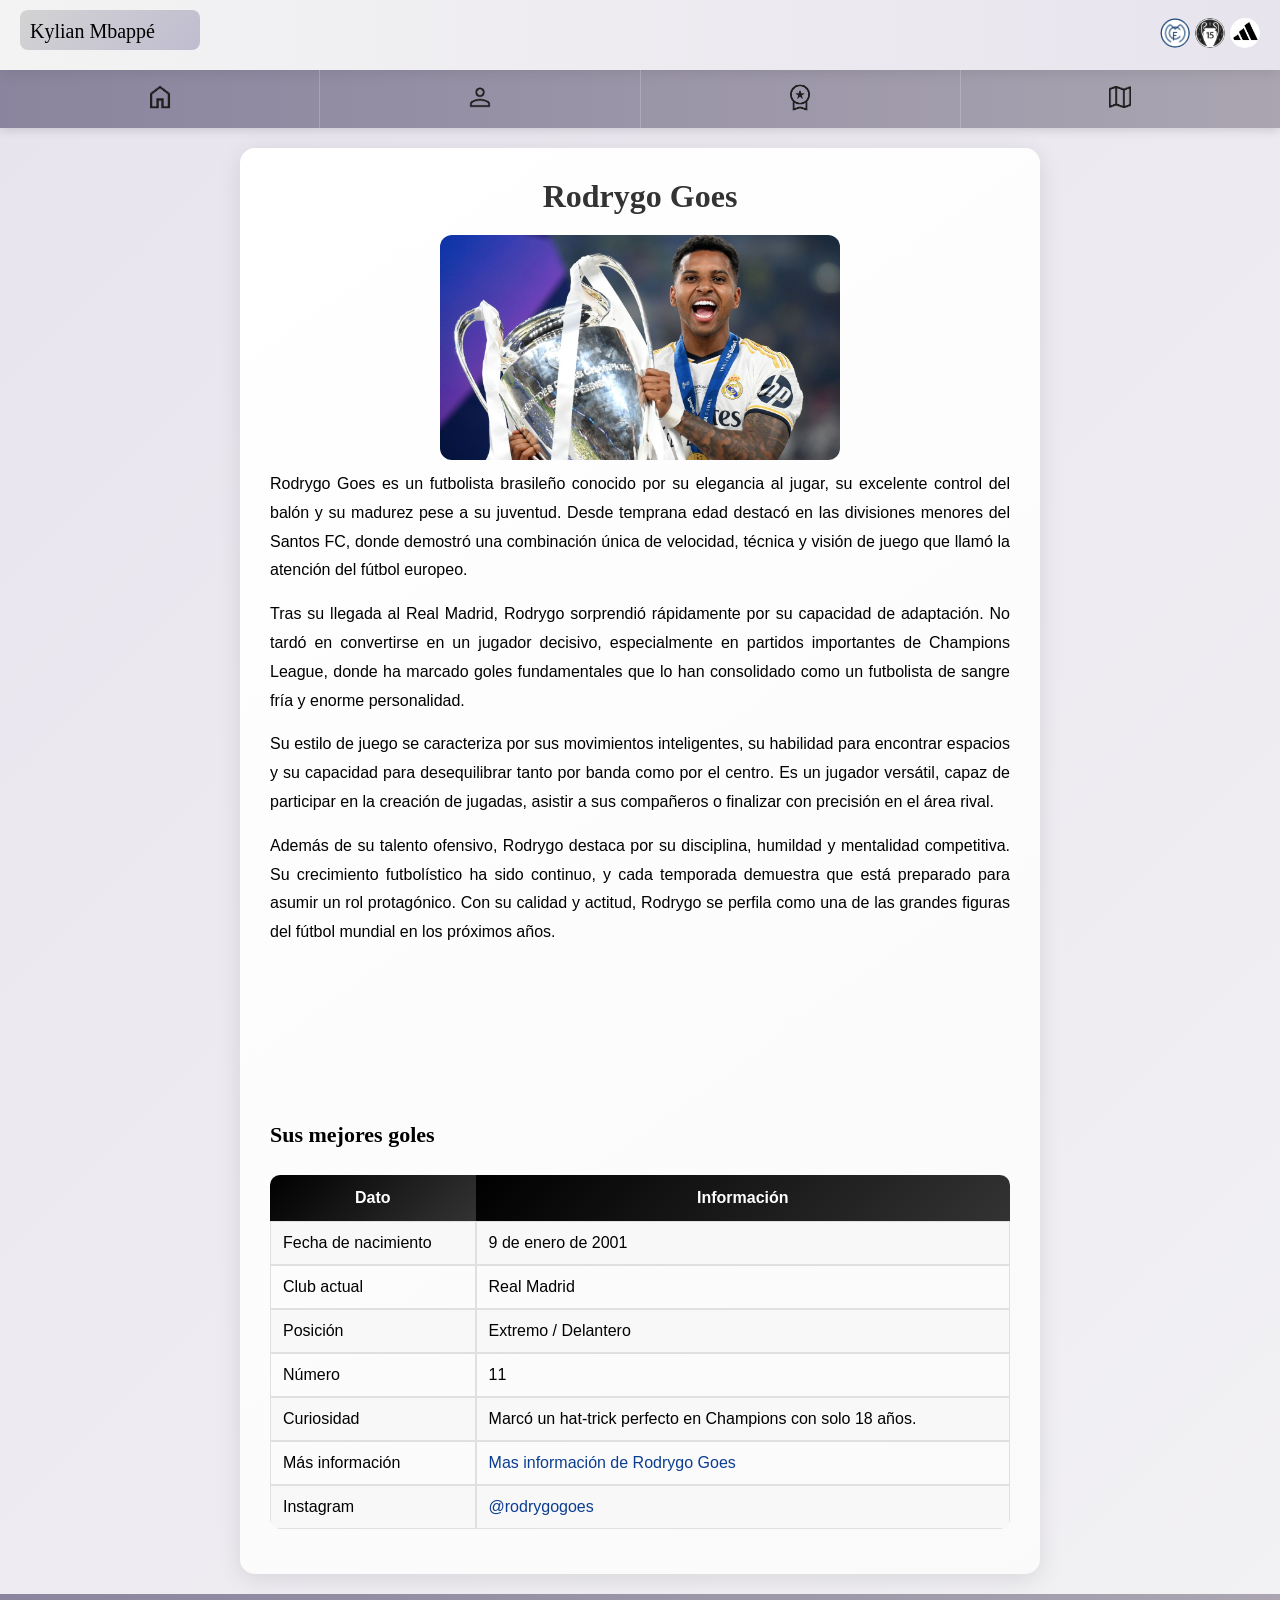
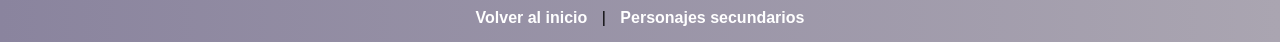
<file: paginas/personajes/personaje2.html>
<!DOCTYPE html>
<html lang="es">
<head>
    <meta charset="UTF-8">
    <meta name="viewport" content="width=device-width, initial-scale=1.0">
    <title>Rodrygo Goes</title>
    <link rel="stylesheet" href="../../css/estilo.css">
</head>
<body>
    <header>
        <div id="logo">Kylian Mbappé</div>
        <div class="circulo" id="c1">
            <a href="https://www.realmadrid.com/es-ES">
                <img src="../../imagenes/real madrid.png" alt="RMA">
            </a>
        </div>
        <div class="circulo" id="c2">
            <a href="https://es.uefa.com/uefachampionsleague/">
                <img src="../../imagenes/15.jpg" alt="parche-champions-15">
            </a>
        </div>
        <div class="circulo" id="c3">
            <a href="https://www.adidas.es/futbol">
                <img src="../../imagenes/Adidas.jpg" alt="adidas">
            </a>
        </div>
    </header>

    <nav>
        <ul>
            <li class="boton">
                <a href="../../index.html">
                    <img src="../../imagenes/casa.png" alt="Inicio" width="30" height="30">
                </a>
            </li>
            <li class="boton">
                <a href="../perfil.html">
                    <img src="../../imagenes/Perfil.png" alt="Perfil" width="30" height="30">
                </a>
            </li>
            <li class="boton">
                <a href="../premios.html">
                    <img src="../../imagenes/Premios.png" alt="Premios" width="30" height="30">
                </a>
            </li>
            <li class="boton">
                <a href="../origen.html">
                    <img src="../../imagenes/Origen.png" alt="Origen" width="30" height="30">
                </a>
            </li>
        </ul>
    </nav>

    <div class="personaje-contenido">
        <h1>Rodrygo Goes</h1>

        <a href="https://www.realmadrid.com/es-ES/futbol/primer-equipo-masculino/plantilla/rodrygo-goes">
            <img src="../../imagenes/rodry.jpg" alt="Rodrygo" width="400"> 
        </a>

        <p>
            Rodrygo Goes es un futbolista brasileño conocido por su elegancia al jugar, su excelente control del balón 
            y su madurez pese a su juventud. Desde temprana edad destacó en las divisiones menores del Santos FC, donde 
            demostró una combinación única de velocidad, técnica y visión de juego que llamó la atención del fútbol europeo.
        </p>
        <p>
            Tras su llegada al Real Madrid, Rodrygo sorprendió rápidamente por su capacidad de adaptación. No tardó en 
            convertirse en un jugador decisivo, especialmente en partidos importantes de Champions League, donde ha marcado 
            goles fundamentales que lo han consolidado como un futbolista de sangre fría y enorme personalidad.
        </p>
        <p>
            Su estilo de juego se caracteriza por sus movimientos inteligentes, su habilidad para encontrar espacios y 
            su capacidad para desequilibrar tanto por banda como por el centro. Es un jugador versátil, capaz de participar 
            en la creación de jugadas, asistir a sus compañeros o finalizar con precisión en el área rival.
        </p>
        <p>
            Además de su talento ofensivo, Rodrygo destaca por su disciplina, humildad y mentalidad competitiva. Su crecimiento 
            futbolístico ha sido continuo, y cada temporada demuestra que está preparado para asumir un rol protagónico. 
            Con su calidad y actitud, Rodrygo se perfila como una de las grandes figuras del fútbol mundial en los próximos años.
        </p>

        <h2>Sus mejores goles</h2>
       <iframe width="300" height="180" src="https://www.youtube.com/embed/k5HG6siZ4Bc?si=IrrHKxY92r16DsYl" title="YouTube video player" frameborder="0" allow="accelerometer; autoplay; clipboard-write; encrypted-media; gyroscope; picture-in-picture; web-share" referrerpolicy="strict-origin-when-cross-origin" allowfullscreen></iframe>

        <table>
            <tr>
                <th>Dato</th>
                <th>Información</th>
            </tr>
            <tr>
                <td>Fecha de nacimiento</td>
                <td>9 de enero de 2001</td>
            </tr>
            <tr>
                <td>Club actual</td>
                <td>Real Madrid</td>
            </tr>
            <tr>
                <td>Posición</td>
                <td>Extremo / Delantero</td>
            </tr>
            <tr>
                <td>Número</td>
                <td>11</td>
            </tr>
            <tr>
                <td>Curiosidad</td>
                <td>Marcó un hat-trick perfecto en Champions con solo 18 años.</td>
            </tr>
            <tr>
                <td>Más información</td>
                <td><a href="https://es.wikipedia.org/wiki/Rodrygo" target="_blank">Mas información de Rodrygo Goes</a></td>
            </tr>
            <tr>
                <td>Instagram</td>
                <td><a href="https://www.instagram.com/rodrygogoes/?hl=es" target="_blank">@rodrygogoes</a></td>
            </tr>
        </table>
    </div>

    <div class="navegacion">
        <a href="../../index.html">Volver al inicio</a> | 
        <a href="../personajesecundarios.html">Personajes secundarios</a>
    </div>
</body>
</html>
</file>
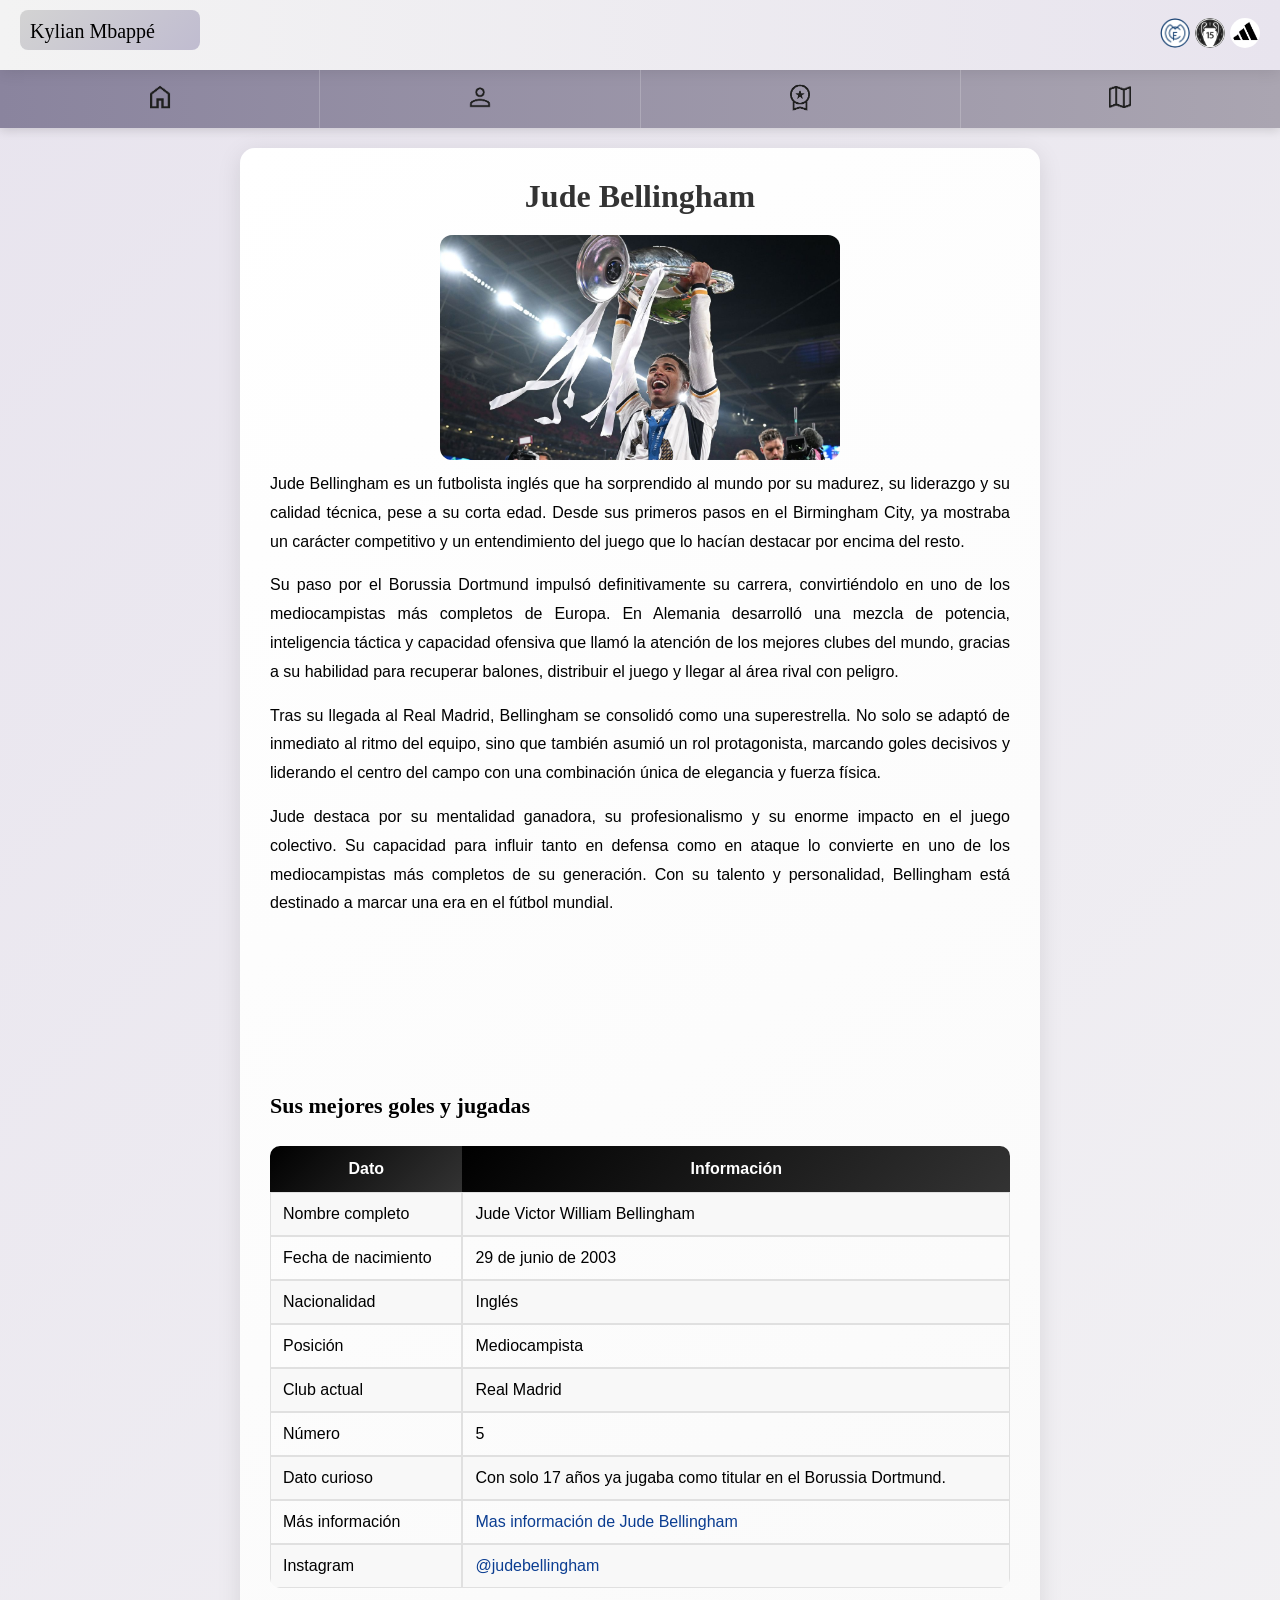
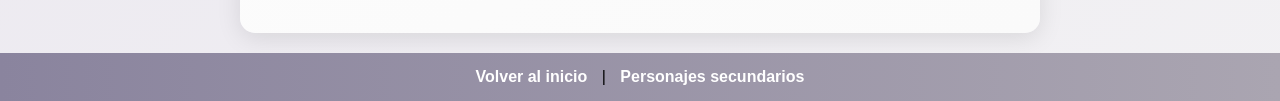
<file: paginas/personajes/personaje3.html>
<!DOCTYPE html>
<html lang="es">
<head>
    <meta charset="UTF-8">
    <meta name="viewport" content="width=device-width, initial-scale=1.0">
    <title>Jude Bellingham</title>
    <link rel="stylesheet" href="../../css/estilo.css">
</head>
<body>
    <header>
        <div id="logo">Kylian Mbappé</div>
        <div class="circulo" id="c1">
            <a href="https://www.realmadrid.com/es-ES">
                <img src="../../imagenes/real madrid.png" alt="RMA">
            </a>
        </div>
        <div class="circulo" id="c2">
            <a href="https://es.uefa.com/uefachampionsleague/">
                <img src="../../imagenes/15.jpg" alt="parche-champions-15">
            </a>
        </div>
        <div class="circulo" id="c3">
            <a href="https://www.adidas.es/futbol">
                <img src="../../imagenes/Adidas.jpg" alt="adidas">
            </a>
        </div>
    </header>

    <nav>
        <ul>
            <li class="boton">
                <a href="../../index.html">
                    <img src="../../imagenes/casa.png" alt="Inicio" width="30" height="30">
                </a>
            </li>
            <li class="boton">
                <a href="../perfil.html">
                    <img src="../../imagenes/Perfil.png" alt="Perfil" width="30" height="30">
                </a>
            </li>
            <li class="boton">
                <a href="../premios.html">
                    <img src="../../imagenes/Premios.png" alt="Premios" width="30" height="30">
                </a>
            </li>
            <li class="boton">
                <a href="../origen.html">
                    <img src="../../imagenes/Origen.png" alt="Origen" width="30" height="30">
                </a>
            </li>
        </ul>
    </nav>

    <div class="personaje-contenido">
        <h1>Jude Bellingham</h1>

        <a href="https://www.realmadrid.com/es-ES/futbol/primer-equipo-masculino/plantilla/jude-bellingham">
            <img src="../../imagenes/JUDE.jpeg" alt="Jude Bellingham" width="400"> 
        </a>

        <p>
            Jude Bellingham es un futbolista inglés que ha sorprendido al mundo por su madurez, su liderazgo y su 
            calidad técnica, pese a su corta edad. Desde sus primeros pasos en el Birmingham City, ya mostraba un 
            carácter competitivo y un entendimiento del juego que lo hacían destacar por encima del resto.
        </p>
        <p>
            Su paso por el Borussia Dortmund impulsó definitivamente su carrera, convirtiéndolo en uno de los 
            mediocampistas más completos de Europa. En Alemania desarrolló una mezcla de potencia, inteligencia 
            táctica y capacidad ofensiva que llamó la atención de los mejores clubes del mundo, gracias a su 
            habilidad para recuperar balones, distribuir el juego y llegar al área rival con peligro.
        </p>
        <p>
            Tras su llegada al Real Madrid, Bellingham se consolidó como una superestrella. No solo se adaptó 
            de inmediato al ritmo del equipo, sino que también asumió un rol protagonista, marcando goles 
            decisivos y liderando el centro del campo con una combinación única de elegancia y fuerza física.
        </p>
        <p>
            Jude destaca por su mentalidad ganadora, su profesionalismo y su enorme impacto en el juego colectivo. 
            Su capacidad para influir tanto en defensa como en ataque lo convierte en uno de los mediocampistas 
            más completos de su generación. Con su talento y personalidad, Bellingham está destinado a marcar 
            una era en el fútbol mundial.
        </p>

        <h2>Sus mejores goles y jugadas</h2>
        <iframe width="300" height="180" src="https://www.youtube.com/embed/0MpHSfdT9IQ?si=VsArkKgaFb4qP7Vt" title="YouTube video player" frameborder="0" allow="accelerometer; autoplay; clipboard-write; encrypted-media; gyroscope; picture-in-picture; web-share" referrerpolicy="strict-origin-when-cross-origin" allowfullscreen></iframe>

        <table>
            <tr>
                <th>Dato</th>
                <th>Información</th>
            </tr>
            <tr>
                <td>Nombre completo</td>
                <td>Jude Victor William Bellingham</td>
            </tr>
            <tr>
                <td>Fecha de nacimiento</td>
                <td>29 de junio de 2003</td>
            </tr>
            <tr>
                <td>Nacionalidad</td>
                <td>Inglés</td>
            </tr>
            <tr>
                <td>Posición</td>
                <td>Mediocampista</td>
            </tr>
            <tr>
                <td>Club actual</td>
                <td>Real Madrid</td>
            </tr>
            <tr>
                <td>Número</td>
                <td>5</td>
            </tr>
            <tr>
                <td>Dato curioso</td>
                <td>Con solo 17 años ya jugaba como titular en el Borussia Dortmund.</td>
            </tr>
            <tr>
                <td>Más información</td>
                <td>
                    <a href="https://es.wikipedia.org/wiki/Jude_Bellingham" target="_blank">
                        Mas información de Jude Bellingham
                    </a>
                </td>
            </tr>
            <tr>
                <td>Instagram</td>
                <td><a href="https://www.instagram.com/judebellingham/?hl=es" target="_blank">@judebellingham</a></td>
            </tr>
        </table>
    </div>

    <div class="navegacion">
        <a href="../../index.html">Volver al inicio</a> | 
        <a href="../personajesecundarios.html">Personajes secundarios</a>
    </div>
</body>
</html>
</file>
<file: css/fondo.css>
@keyframes latido {
    0%, 100% { transform: scale(1); }
    50% { transform: scale(1.03); }
}

@keyframes brillo {
    0% { background-position: -200% center; }
    100% { background-position: 200% center; }
}

@keyframes aparecer {
    from { opacity: 0; transform: translateY(30px); }
    to { opacity: 1; transform: translateY(0); }
}

@keyframes moverFondo {
    0% { background-position: 0% 50%; }
    50% { background-position: 100% 50%; }
    100% { background-position: 0% 50%; }
}

*{
    margin: 0;
    padding: 0;
    box-sizing: border-box;
}

body {
    background: linear-gradient(-45deg, #f0f0f0, #e0dce6, #f5f5f5, #e8e4ee);
    background-size: 400% 400%;
    animation: moverFondo 15s ease infinite;
    font-family: arial, sans-serif;
    min-height: 100vh;
}

header {
    position: relative;
    width: 100%;
    height: 70px;
    background: linear-gradient(90deg, #f3f3f3, #e8e4ee);
    padding: 10px 20px;
    box-shadow: 0 2px 15px rgba(0,0,0,0.1);
    animation: aparecer 0.6s ease-out;
}

#logo {
    font-size: 20px;
    font-family: cursive;
    width: 180px;
    height: 40px;
    background: linear-gradient(135deg, #d3d3d3, #c0bcd0);
    padding: 10px;
    border-radius: 8px;
    animation: latido 3s ease-in-out infinite;
    transition: all 0.3s;
    cursor: default;
}

#logo:hover {
    background: linear-gradient(135deg, #c0bcd0, #a09ab8);
    box-shadow: 0 0 20px rgba(160, 154, 184, 0.5);
}

.circulo {
    position: absolute;
    top: 18px;
    width: 30px;
    height: 30px;
    border-radius: 50%;
    overflow: hidden;
    transition: all 0.3s;
}

.circulo:hover {
    transform: scale(1.3) rotate(360deg);
    box-shadow: 0 0 15px rgba(0,0,0,0.3);
}

#c1 { right: 90px; }
#c2 { right: 55px; }
#c3 { right: 20px; }

#c1 img, #c2 img, #c3 img {
    position: absolute;
    top: 50%;
    left: 50%;
    transform: translate(-50%, -50%);
    width: 100%;
    height: 100%;
    transition: transform 0.3s;
}

nav {
    width: 100%;
    background: linear-gradient(90deg, #8a849e, #aaa5b1, #8a849e);
    background-size: 200% 100%;
    animation: brillo 4s linear infinite;
    box-shadow: 0 2px 10px rgba(0,0,0,0.15);
    animation: aparecer 0.8s ease-out;
}

nav ul {
    display: flex;
    justify-content: space-between;
    list-style: none;
}

.boton {
    flex: 1;
    text-align: center;
    padding: 12px 0;
    color: white;
    border-right: 1px solid rgba(255,255,255,0.2);
    transition: all 0.3s;
    position: relative;
    overflow: hidden;
}

.boton::after {
    content: '';
    position: absolute;
    bottom: 0;
    left: -100%;
    width: 100%;
    height: 3px;
    background: white;
    transition: left 0.4s;
}

.boton:hover::after {
    left: 0;
}

.boton:hover {
    background: rgba(255,255,255,0.15);
    transform: translateY(-2px);
}

.boton:last-child {
    border-right: none;
}

#tarjetas {
    display: flex;
    gap: 15px;
    padding: 15px;
    background-color: transparent;
    animation: aparecer 1s ease-out;
}

.tarjeta {
    flex: 1;
    padding: 20px 15px;
    background: linear-gradient(145deg, #ffffff, #f5f5f5);
    text-align: center;
    border-radius: 15px;
    transition: all 0.4s cubic-bezier(0.175, 0.885, 0.32, 1.275);
    cursor: pointer;
    position: relative;
    overflow: hidden;
}

.tarjeta::before {
    content: '';
    position: absolute;
    top: 0;
    left: 0;
    width: 100%;
    height: 100%;
    background: linear-gradient(135deg, transparent 50%, rgba(170, 165, 177, 0.1));
    opacity: 0;
    transition: opacity 0.4s;
}

.tarjeta:hover {
    transform: translateY(-12px) scale(1.02);
    box-shadow: 0 20px 40px rgba(0,0,0,0.15);
}

.tarjeta:hover::before {
    opacity: 1;
}

.tarjeta img {
    width: 140px;
    height: 140px;
    border-radius: 50%;
    margin-bottom: 10px;
    transition: all 0.5s;
    border: 3px solid transparent;
}

.tarjeta:hover img {
    transform: scale(1.1);
    border-color: #aaa5b1;
    box-shadow: 0 0 25px rgba(170, 165, 177, 0.4);
}

.tarjeta h3 {
    transition: color 0.3s;
}

.tarjeta:hover h3 {
    color: #6a5f8a;
}

#contenido {
    display: flex;
    margin-top: 10px;
    padding: 10px;
    background-color: transparent;
    animation: aparecer 1.2s ease-out;
}

#izq, #der {
    width: 15%;
    min-height: 600px;
    background: linear-gradient(180deg, #333, #555, #333);
    border-radius: 10px;
    transition: all 0.5s;
}

#izq:hover, #der:hover {
    background: linear-gradient(180deg, #444, #666, #444);
}

#centro {
    flex: 1;
    height: auto;
    background-color: #ffffff;
    margin: 60px;
    text-align: justify;
    border-radius: 10px;
    padding: 20px;
    box-shadow: 0 5px 25px rgba(0,0,0,0.08);
    transition: box-shadow 0.4s;
    animation: aparecer 1.4s ease-out;
}

#centro:hover {
    box-shadow: 0 8px 35px rgba(0,0,0,0.12);
}

#centro h2 {
    font-family: cursive;
    font-size: 25px;
    margin-bottom: 15px;
    clear: left;
    color: #333;
    position: relative;
    display: inline-block;
}

#centro h2::after {
    content: '';
    display: block;
    width: 0;
    height: 2px;
    background: #aaa5b1;
    transition: width 0.4s;
}

#centro h2:hover::after {
    width: 100%;
}

#centro img {
    float: left;
    width: 400px;
    height: 200px;
    margin-right: 20px;
    border-radius: 8px;
    transition: all 0.5s;
}

#centro img:hover {
    transform: scale(1.02);
    box-shadow: 0 10px 30px rgba(0,0,0,0.2);
}

#centro video {
    float: left;
    width: 400px;
    height: 200px;
    margin-right: 20px;
    border-radius: 8px;
    transition: all 0.5s;
}

#centro video:hover {
    transform: scale(1.02);
    box-shadow: 0 10px 30px rgba(0,0,0,0.2);
}

#centro p {
    font-family: Arial, sans-serif;
    font-size: 16px;
    line-height: 1.6;
    margin-bottom: 15px;
    transition: color 0.3s;
}

#centro ul {
    margin-left: 30px;
    line-height: 1.8;
}

#centro li {
    transition: all 0.3s;
    padding: 3px 0;
}

#centro li:hover {
    color: #6a5f8a;
    transform: translateX(5px);
}

footer {
    background: linear-gradient(90deg, #8a849e, #aaa5b1, #8a849e);
    background-size: 200% 100%;
    animation: brillo 5s linear infinite;
    color: white;
    margin-top: 10px;
    height: 50px;
    text-align: center;
    padding: 15px;
    transition: all 0.3s;
}

footer a {
    color: white;
    text-decoration: none;
    transition: all 0.3s;
}

footer a:hover {
    text-decoration: underline;
    letter-spacing: 1px;
}

.material-symbols-outlined {
    font-variation-settings:
    'FILL' 0,
    'wght' 400,
    'GRAD' 0,
    'opsz' 48
}
</file>
<file: css/estilo.css>
@keyframes latido {
    0%, 100% { transform: scale(1); }
    50% { transform: scale(1.03); }
}

@keyframes flotar {
    0%, 100% { transform: translateY(0); }
    50% { transform: translateY(-8px); }
}

@keyframes brillo {
    0% { background-position: -200% center; }
    100% { background-position: 200% center; }
}

@keyframes aparecer {
    from { opacity: 0; transform: translateY(30px); }
    to { opacity: 1; transform: translateY(0); }
}

@keyframes zoomSlow {
    from { transform: scale(1); }
    to { transform: scale(1.05); }
}

@keyframes rebotarPequeno {
    0%, 100% { transform: translateY(0) rotate(0deg); }
    25% { transform: translateY(-3px) rotate(-5deg); }
    75% { transform: translateY(-3px) rotate(5deg); }
}

@keyframes moverFondo {
    0% { background-position: 0% 50%; }
    50% { background-position: 100% 50%; }
    100% { background-position: 0% 50%; }
}

*{
    margin: 0;
    padding: 0;
    box-sizing: border-box;
}

body {
    background: linear-gradient(-45deg, #f0f0f0, #e0dce6, #f5f5f5, #e8e4ee);
    background-size: 400% 400%;
    animation: moverFondo 15s ease infinite;
    font-family: arial, sans-serif;
    min-height: 100vh;
}

header {
    position: relative;
    width: 100%;
    height: 70px;
    background: linear-gradient(90deg, #f3f3f3, #e8e4ee);
    padding: 10px 20px;
    box-shadow: 0 2px 15px rgba(0,0,0,0.1);
    animation: aparecer 0.6s ease-out;
}

#logo {
    font-size: 20px;
    font-family: cursive;
    width: 180px;
    height: 40px;
    background: linear-gradient(135deg, #d3d3d3, #c0bcd0);
    padding: 10px;
    border-radius: 8px;
    animation: latido 3s ease-in-out infinite;
    transition: all 0.3s;
    cursor: default;
}

#logo:hover {
    background: linear-gradient(135deg, #c0bcd0, #a09ab8);
    box-shadow: 0 0 20px rgba(160, 154, 184, 0.5);
}

.circulo {
    position: absolute;
    top: 18px;
    width: 30px;
    height: 30px;
    border-radius: 50%;
    overflow: hidden;
    transition: all 0.3s;
}

.circulo:hover {
    transform: scale(1.3) rotate(360deg);
    box-shadow: 0 0 15px rgba(0,0,0,0.3);
}

#c1 { right: 90px; }
#c2 { right: 55px; }
#c3 { right: 20px; }

#c1 img, #c2 img, #c3 img {
    position: absolute;
    top: 50%;
    left: 50%;
    transform: translate(-50%, -50%);
    width: 100%;
    height: 100%;
    transition: transform 0.3s;
}

nav {
    width: 100%;
    background: linear-gradient(90deg, #8a849e, #aaa5b1, #8a849e);
    background-size: 200% 100%;
    animation: brillo 4s linear infinite;
    box-shadow: 0 2px 10px rgba(0,0,0,0.15);
    animation: aparecer 0.8s ease-out;
}

nav ul {
    display: flex;
    justify-content: space-between;
    list-style: none;
}

.boton {
    flex: 1;
    text-align: center;
    padding: 12px 0;
    color: white;
    border-right: 1px solid rgba(255,255,255,0.2);
    transition: all 0.3s;
    position: relative;
    overflow: hidden;
}

.boton::after {
    content: '';
    position: absolute;
    bottom: 0;
    left: -100%;
    width: 100%;
    height: 3px;
    background: white;
    transition: left 0.4s;
}

.boton:hover::after {
    left: 0;
}

.boton:hover {
    background: rgba(255,255,255,0.15);
    transform: translateY(-2px);
}

.boton:last-child {
    border-right: none;
}

#tarjetas {
    display: flex;
    gap: 15px;
    padding: 15px;
    background-color: transparent;
    animation: aparecer 1s ease-out;
}

.tarjeta {
    flex: 1;
    padding: 20px 15px;
    background: linear-gradient(145deg, #ffffff, #f5f5f5);
    text-align: center;
    border-radius: 15px;
    transition: all 0.4s cubic-bezier(0.175, 0.885, 0.32, 1.275);
    cursor: pointer;
    position: relative;
    overflow: hidden;
}

.tarjeta::before {
    content: '';
    position: absolute;
    top: 0;
    left: 0;
    width: 100%;
    height: 100%;
    background: linear-gradient(135deg, transparent 50%, rgba(170, 165, 177, 0.1));
    opacity: 0;
    transition: opacity 0.4s;
}

.tarjeta:hover {
    transform: translateY(-12px) scale(1.02);
    box-shadow: 0 20px 40px rgba(0,0,0,0.15);
}

.tarjeta:hover::before {
    opacity: 1;
}

.tarjeta img {
    width: 140px;
    height: 140px;
    border-radius: 50%;
    margin-bottom: 10px;
    transition: all 0.5s;
    border: 3px solid transparent;
}

.tarjeta:hover img {
    transform: scale(1.1);
    border-color: #aaa5b1;
    box-shadow: 0 0 25px rgba(170, 165, 177, 0.4);
}

.tarjeta h3 {
    transition: color 0.3s;
}

.tarjeta:hover h3 {
    color: #6a5f8a;
}

#contenido {
    display: flex;
    margin-top: 10px;
    padding: 10px;
    background-color: transparent;
    animation: aparecer 1.2s ease-out;
}

#izq, #der {
    width: 15%;
    min-height: 600px;
    background: linear-gradient(180deg, #333, #555, #333);
    border-radius: 10px;
    transition: all 0.5s;
}

#izq:hover, #der:hover {
    background: linear-gradient(180deg, #444, #666, #444);
}

#centro {
    flex: 1;
    background-color: #ffffff;
    margin: 20px;
    text-align: justify;
    border-radius: 10px;
    padding: 20px;
    box-shadow: 0 5px 25px rgba(0,0,0,0.08);
    transition: box-shadow 0.4s;
    animation: aparecer 1.4s ease-out;
}

#centro:hover {
    box-shadow: 0 8px 35px rgba(0,0,0,0.12);
}

#centro h2 {
    font-family: cursive;
    font-size: 25px;
    margin-bottom: 15px;
    clear: left;
    color: #333;
    position: relative;
    display: inline-block;
}

#centro h2::after {
    content: '';
    display: block;
    width: 0;
    height: 2px;
    background: #aaa5b1;
    transition: width 0.4s;
}

#centro h2:hover::after {
    width: 100%;
}

#centro img {
    float: left;
    width: 400px;
    height: 200px;
    margin-right: 20px;
    border-radius: 8px;
    transition: all 0.5s;
}

#centro img:hover {
    transform: scale(1.02);
    box-shadow: 0 10px 30px rgba(0,0,0,0.2);
}

#centro video {
    float: left;
    width: 400px;
    height: 200px;
    margin-right: 20px;
    border-radius: 8px;
    transition: all 0.5s;
}

#centro video:hover {
    transform: scale(1.02);
    box-shadow: 0 10px 30px rgba(0,0,0,0.2);
}

#centro p {
    font-family: Arial, sans-serif;
    font-size: 16px;
    line-height: 1.6;
    margin-bottom: 15px;
    transition: color 0.3s;
}

#centro ul {
    margin-left: 30px;
    line-height: 1.8;
}

#centro li {
    transition: all 0.3s;
    padding: 3px 0;
}

#centro li:hover {
    color: #6a5f8a;
    transform: translateX(5px);
}

footer {
    background: linear-gradient(90deg, #8a849e, #aaa5b1, #8a849e);
    background-size: 200% 100%;
    animation: brillo 5s linear infinite;
    color: white;
    margin-top: 10px;
    height: 50px;
    text-align: center;
    padding: 15px;
    transition: all 0.3s;
}

footer a {
    color: white;
    text-decoration: none;
    transition: all 0.3s;
}

footer a:hover {
    text-decoration: underline;
    letter-spacing: 1px;
}

.material-symbols-outlined {
    font-variation-settings:
    'FILL' 0,
    'wght' 400,
    'GRAD' 0,
    'opsz' 48
}

h1 {
    font-family: cursive;
    text-align: center;
    margin-bottom: 20px;
    animation: aparecer 0.8s ease-out;
    color: #333;
}

/* Estilo para páginas de personajes */
.personaje-contenido {
    max-width: 800px;
    margin: 20px auto;
    padding: 30px;
    background: linear-gradient(145deg, #ffffff, #fafafa);
    border-radius: 15px;
    box-shadow: 0 5px 25px rgba(0,0,0,0.1);
    animation: aparecer 0.8s ease-out;
    transition: box-shadow 0.4s;
}

.personaje-contenido:hover {
    box-shadow: 0 10px 40px rgba(0,0,0,0.15);
}

.personaje-contenido img {
    display: block;
    margin: 10px auto;
    border-radius: 12px;
    max-width: 100%;
    transition: all 0.5s;
}

.personaje-contenido img:hover {
    transform: scale(1.03);
    box-shadow: 0 10px 30px rgba(0,0,0,0.2);
}

.personaje-contenido p {
    line-height: 1.8;
    margin-bottom: 15px;
    text-align: justify;
    transition: color 0.3s;
}

.personaje-contenido p:hover {
    color: #444;
}

.personaje-contenido h2 {
    font-family: cursive;
    font-size: 22px;
    margin: 20px 0 10px;
    clear: both;
    position: relative;
    display: inline-block;
}

.personaje-contenido h2::after {
    content: '';
    display: block;
    width: 0;
    height: 2px;
    background: #aaa5b1;
    transition: width 0.4s;
}

.personaje-contenido h2:hover::after {
    width: 100%;
}

.personaje-contenido table {
    width: 100%;
    border-collapse: separate;
    border-spacing: 0;
    margin: 15px 0;
    border-radius: 10px;
    overflow: hidden;
    transition: box-shadow 0.3s;
}

.personaje-contenido table:hover {
    box-shadow: 0 5px 20px rgba(0,0,0,0.1);
}

.personaje-contenido table th {
    background: linear-gradient(135deg, #000000, #333);
    color: white;
    padding: 14px;
    text-align: center;
    transition: background 0.3s;
}

.personaje-contenido table td {
    padding: 12px;
    border: 1px solid #e0e0e0;
    transition: all 0.3s;
}

.personaje-contenido table tr:nth-child(even) {
    background-color: #f8f8f8;
}

.personaje-contenido table tr:hover td {
    background-color: #eee8f5;
    transform: scale(1.01);
}

.personaje-contenido a {
    color: #0b3d91;
    text-decoration: none;
    transition: all 0.3s;
}

.personaje-contenido a:hover {
    text-decoration: underline;
    color: #061f4a;
    letter-spacing: 0.5px;
}

.personaje-contenido video {
    transition: all 0.5s;
    border-radius: 10px;
}

.personaje-contenido video:hover {
    transform: scale(1.02);
    box-shadow: 0 10px 30px rgba(0,0,0,0.2);
}

.navegacion {
    text-align: center;
    padding: 15px;
    background: linear-gradient(90deg, #8a849e, #aaa5b1);
    margin-top: 10px;
    transition: all 0.3s;
}

.navegacion a {
    color: white;
    text-decoration: none;
    font-weight: bold;
    transition: all 0.3s;
    padding: 5px 10px;
    border-radius: 5px;
}

.navegacion a:hover {
    text-decoration: underline;
    background: rgba(255,255,255,0.2);
    padding: 5px 15px;
}
</file>
<file: css/Perfil.css>
@keyframes latido {
    0%, 100% { transform: scale(1); }
    50% { transform: scale(1.03); }
}

@keyframes brillo {
    0% { background-position: -200% center; }
    100% { background-position: 200% center; }
}

@keyframes aparecer {
    from { opacity: 0; transform: translateY(30px); }
    to { opacity: 1; transform: translateY(0); }
}

@keyframes moverFondo {
    0% { background-position: 0% 50%; }
    50% { background-position: 100% 50%; }
    100% { background-position: 0% 50%; }
}

*{
    margin: 0;
    padding: 0;
    box-sizing: border-box;
}

body {
    background: linear-gradient(-45deg, #f0f0f0, #e0dce6, #f5f5f5, #e8e4ee);
    background-size: 400% 400%;
    animation: moverFondo 15s ease infinite;
    font-family: arial, sans-serif;
    min-height: 100vh;
}

header {
    position: relative;
    width: 100%;
    height: 70px;
    background: linear-gradient(90deg, #f3f3f3, #e8e4ee);
    padding: 10px 20px;
    box-shadow: 0 2px 15px rgba(0,0,0,0.1);
    animation: aparecer 0.6s ease-out;
}

#logo {
    font-size: 20px;
    font-family: cursive;
    width: 180px;
    height: 40px;
    background: linear-gradient(135deg, #d3d3d3, #c0bcd0);
    padding: 10px;
    border-radius: 8px;
    animation: latido 3s ease-in-out infinite;
    transition: all 0.3s;
    cursor: default;
}

#logo:hover {
    background: linear-gradient(135deg, #c0bcd0, #a09ab8);
    box-shadow: 0 0 20px rgba(160, 154, 184, 0.5);
}

.circulo {
    position: absolute;
    top: 18px;
    width: 30px;
    height: 30px;
    border-radius: 50%;
    overflow: hidden;
    transition: all 0.3s;
}

.circulo:hover {
    transform: scale(1.3) rotate(360deg);
    box-shadow: 0 0 15px rgba(0,0,0,0.3);
}

#c1 { right: 90px; }
#c2 { right: 55px; }
#c3 { right: 20px; }

#c1 img, #c2 img, #c3 img {
    position: absolute;
    top: 50%;
    left: 50%;
    transform: translate(-50%, -50%);
    width: 100%;
    height: 100%;
    transition: transform 0.3s;
}

nav {
    width: 100%;
    background: linear-gradient(90deg, #8a849e, #aaa5b1, #8a849e);
    background-size: 200% 100%;
    box-shadow: 0 2px 10px rgba(0,0,0,0.15);
    animation: brillo 4s linear infinite, aparecer 0.8s ease-out;
}

nav ul {
    display: flex;
    justify-content: space-between;
    list-style: none;
}

.boton {
    flex: 1;
    text-align: center;
    padding: 12px 0;
    color: white;
    border-right: 1px solid rgba(255,255,255,0.2);
    transition: all 0.3s;
    position: relative;
    overflow: hidden;
}

.boton::after {
    content: '';
    position: absolute;
    bottom: 0;
    left: -100%;
    width: 100%;
    height: 3px;
    background: white;
    transition: left 0.4s;
}

.boton:hover::after {
    left: 0;
}

.boton:hover {
    background: rgba(255,255,255,0.15);
    transform: translateY(-2px);
}

.boton:last-child {
    border-right: none;
}

#tarjetas {
    display: flex;
    gap: 15px;
    padding: 15px;
    background-color: transparent;
    animation: aparecer 1s ease-out;
}

.tarjeta {
    flex: 1;
    height: auto;
    padding: 20px 15px;
    background: linear-gradient(145deg, #ffffff, #f5f5f5);
    text-align: center;
    border-radius: 15px;
    transition: all 0.4s cubic-bezier(0.175, 0.885, 0.32, 1.275);
    cursor: pointer;
    position: relative;
    overflow: hidden;
}

.tarjeta::before {
    content: '';
    position: absolute;
    top: 0;
    left: 0;
    width: 100%;
    height: 100%;
    background: linear-gradient(135deg, transparent 50%, rgba(170, 165, 177, 0.1));
    opacity: 0;
    transition: opacity 0.4s;
}

.tarjeta:hover {
    transform: translateY(-12px) scale(1.02);
    box-shadow: 0 20px 40px rgba(0,0,0,0.15);
}

.tarjeta:hover::before {
    opacity: 1;
}

.tarjeta img {
    width: 140px;
    height: 140px;
    border-radius: 50%;
    margin-bottom: 10px;
    transition: all 0.5s;
    border: 3px solid transparent;
}

.tarjeta:hover img {
    transform: scale(1.1);
    border-color: #aaa5b1;
    box-shadow: 0 0 25px rgba(170, 165, 177, 0.4);
}

.tarjeta h3 {
    transition: color 0.3s;
}

.tarjeta:hover h3 {
    color: #6a5f8a;
}

#contenido {
    display: flex;
    margin-top: 10px;
    padding: 10px;
    background-color: transparent;
    animation: aparecer 1.2s ease-out;
}

#izq, #der {
    width: 15%;
    min-height: 1400px;
    background: linear-gradient(180deg, #333, #555, #333);
    border-radius: 10px;
    transition: all 0.5s;
}

#izq:hover, #der:hover {
    background: linear-gradient(180deg, #444, #666, #444);
}

#centro {
    flex: 1;
    height: auto;
    background-color: #ffffff;
    margin: 20px;
    text-align: justify;
    border-radius: 10px;
    padding: 20px;
    box-shadow: 0 5px 25px rgba(0,0,0,0.08);
    transition: box-shadow 0.4s;
    animation: aparecer 1.4s ease-out;
}

#centro:hover {
    box-shadow: 0 8px 35px rgba(0,0,0,0.12);
}

#centro h2 {
    font-family: cursive;
    font-size: 25px;
    margin-bottom: 15px;
    clear: left;
    color: #333;
    position: relative;
    display: inline-block;
}

#centro h2::after {
    content: '';
    display: block;
    width: 0;
    height: 2px;
    background: #aaa5b1;
    transition: width 0.4s;
}

#centro h2:hover::after {
    width: 100%;
}

#centro img {
    float: left;
    width: 400px;
    height: 200px;
    margin-right: 20px;
    border-radius: 8px;
    transition: all 0.5s;
}

#centro img:hover {
    transform: scale(1.02);
    box-shadow: 0 10px 30px rgba(0,0,0,0.2);
}

#centro p {
    font-family: Arial, sans-serif;
    font-size: 16px;
    line-height: 1.6;
    margin-bottom: 15px;
    transition: color 0.3s;
}

#centro ul {
    margin-left: 30px;
    line-height: 1.8;
}

#centro li {
    transition: all 0.3s;
    padding: 3px 0;
}

#centro li:hover {
    color: #6a5f8a;
    transform: translateX(5px);
}

#centro video {
    float: left;
    width: 400px;
    height: 200px;
    margin-right: 20px;
    border-radius: 8px;
    transition: all 0.5s;
}

#centro video:hover {
    transform: scale(1.02);
    box-shadow: 0 10px 30px rgba(0,0,0,0.2);
}

footer {
    background: linear-gradient(90deg, #8a849e, #aaa5b1, #8a849e);
    background-size: 200% 100%;
    animation: brillo 5s linear infinite;
    color: white;
    margin-top: 10px;
    height: 50px;
    text-align: center;
    padding: 15px;
    transition: all 0.3s;
}

footer a {
    color: white;
    text-decoration: none;
    transition: all 0.3s;
}

footer a:hover {
    text-decoration: underline;
    letter-spacing: 1px;
}

.material-symbols-outlined {
    font-variation-settings:
    'FILL' 0,
    'wght' 400,
    'GRAD' 0,
    'opsz' 48
}
</file>
<file: css/premios.css>
@keyframes latido {
    0%, 100% { transform: scale(1); }
    50% { transform: scale(1.03); }
}

@keyframes brillo {
    0% { background-position: -200% center; }
    100% { background-position: 200% center; }
}

@keyframes aparecer {
    from { opacity: 0; transform: translateY(30px); }
    to { opacity: 1; transform: translateY(0); }
}

@keyframes moverFondo {
    0% { background-position: 0% 50%; }
    50% { background-position: 100% 50%; }
    100% { background-position: 0% 50%; }
}

@keyframes zoomPremio {
    from { transform: scale(0.95); opacity: 0; }
    to { transform: scale(1); opacity: 1; }
}

*{
    margin: 0;
    padding: 0;
    box-sizing: border-box;
}

body {
    background: linear-gradient(-45deg, #f0f0f0, #e0dce6, #f5f5f5, #e8e4ee);
    background-size: 400% 400%;
    animation: moverFondo 15s ease infinite;
    font-family: arial, sans-serif;
    min-height: 100vh;
}

header {
    position: relative;
    width: 100%;
    height: 70px;
    background: linear-gradient(90deg, #f3f3f3, #e8e4ee);
    padding: 10px 20px;
    box-shadow: 0 2px 15px rgba(0,0,0,0.1);
    animation: aparecer 0.6s ease-out;
}

#logo {
    font-size: 20px;
    font-family: cursive;
    width: 180px;
    height: 40px;
    background: linear-gradient(135deg, #d3d3d3, #c0bcd0);
    padding: 10px;
    border-radius: 8px;
    animation: latido 3s ease-in-out infinite;
    transition: all 0.3s;
    cursor: default;
}

#logo:hover {
    background: linear-gradient(135deg, #c0bcd0, #a09ab8);
    box-shadow: 0 0 20px rgba(160, 154, 184, 0.5);
}

.circulo {
    position: absolute;
    top: 18px;
    width: 30px;
    height: 30px;
    border-radius: 50%;
    overflow: hidden;
    transition: all 0.3s;
}

.circulo:hover {
    transform: scale(1.3) rotate(360deg);
    box-shadow: 0 0 15px rgba(0,0,0,0.3);
}

#c1 { right: 90px; }
#c2 { right: 55px; }
#c3 { right: 20px; }

#c1 img, #c2 img, #c3 img {
    position: absolute;
    top: 50%;
    left: 50%;
    transform: translate(-50%, -50%);
    width: 100%;
    height: 100%;
    transition: transform 0.3s;
}

nav {
    width: 100%;
    background: linear-gradient(90deg, #8a849e, #aaa5b1, #8a849e);
    background-size: 200% 100%;
    box-shadow: 0 2px 10px rgba(0,0,0,0.15);
    animation: brillo 4s linear infinite, aparecer 0.8s ease-out;
}

nav ul {
    display: flex;
    justify-content: space-between;
    list-style: none;
}

.boton {
    flex: 1;
    text-align: center;
    padding: 12px 0;
    color: white;
    border-right: 1px solid rgba(255,255,255,0.2);
    transition: all 0.3s;
    position: relative;
    overflow: hidden;
}

.boton::after {
    content: '';
    position: absolute;
    bottom: 0;
    left: -100%;
    width: 100%;
    height: 3px;
    background: white;
    transition: left 0.4s;
}

.boton:hover::after {
    left: 0;
}

.boton:hover {
    background: rgba(255,255,255,0.15);
    transform: translateY(-2px);
}

.boton:last-child {
    border-right: none;
}

#tarjetas {
    display: flex;
    gap: 15px;
    padding: 15px;
    background-color: transparent;
    animation: aparecer 1s ease-out;
}

.tarjeta {
    flex: 1;
    height: auto;
    padding: 20px 15px;
    background: linear-gradient(145deg, #ffffff, #f5f5f5);
    text-align: center;
    border-radius: 15px;
    transition: all 0.4s cubic-bezier(0.175, 0.885, 0.32, 1.275);
    cursor: pointer;
    position: relative;
    overflow: hidden;
}

.tarjeta::before {
    content: '';
    position: absolute;
    top: 0;
    left: 0;
    width: 100%;
    height: 100%;
    background: linear-gradient(135deg, transparent 50%, rgba(170, 165, 177, 0.1));
    opacity: 0;
    transition: opacity 0.4s;
}

.tarjeta:hover {
    transform: translateY(-12px) scale(1.02);
    box-shadow: 0 20px 40px rgba(0,0,0,0.15);
}

.tarjeta:hover::before {
    opacity: 1;
}

.tarjeta img {
    width: 140px;
    height: 140px;
    border-radius: 50%;
    margin-bottom: 10px;
    transition: all 0.5s;
    border: 3px solid transparent;
}

.tarjeta:hover img {
    transform: scale(1.1);
    border-color: #aaa5b1;
    box-shadow: 0 0 25px rgba(170, 165, 177, 0.4);
}

.tarjeta h3 {
    transition: color 0.3s;
}

.tarjeta:hover h3 {
    color: #6a5f8a;
}

#contenido {
    display: flex;
    margin-top: 10px;
    padding: 10px;
    background-color: transparent;
    animation: aparecer 1.2s ease-out;
}

#izq, #der {
    width: 15%;
    min-height: 1300px;
    background: linear-gradient(180deg, #333, #555, #333);
    border-radius: 10px;
    transition: all 0.5s;
}

#izq:hover, #der:hover {
    background: linear-gradient(180deg, #444, #666, #444);
}

#centro {
    flex: 1;
    height: auto;
    background-color: #ffffff;
    margin: 60px;
    text-align: justify;
    border-radius: 10px;
    padding: 20px;
    box-shadow: 0 5px 25px rgba(0,0,0,0.08);
    transition: box-shadow 0.4s;
    animation: aparecer 1.4s ease-out;
}

#centro:hover {
    box-shadow: 0 8px 35px rgba(0,0,0,0.12);
}

#centro h2 {
    font-family: cursive;
    font-size: 25px;
    margin-bottom: 15px;
    clear: left;
    color: #333;
    position: relative;
    display: inline-block;
}

#centro h2::after {
    content: '';
    display: block;
    width: 0;
    height: 2px;
    background: #aaa5b1;
    transition: width 0.4s;
}

#centro h2:hover::after {
    width: 100%;
}

#centro p {
    font-family: Arial, sans-serif;
    font-size: 16px;
    line-height: 1.6;
    margin-bottom: 15px;
    transition: color 0.3s;
}

#centro video {
    float: left;
    width: 400px;
    height: 200px;
    margin-right: 20px;
    border-radius: 8px;
    transition: all 0.5s;
}

#centro video:hover {
    transform: scale(1.02);
    box-shadow: 0 10px 30px rgba(0,0,0,0.2);
}

#centro li {
    transition: all 0.3s;
    padding: 3px 0;
}

#centro li:hover {
    color: #6a5f8a;
    transform: translateX(5px);
}

footer {
    background: linear-gradient(90deg, #8a849e, #aaa5b1, #8a849e);
    background-size: 200% 100%;
    animation: brillo 5s linear infinite;
    color: white;
    margin-top: 10px;
    height: 50px;
    text-align: center;
    padding: 15px;
    transition: all 0.3s;
}

footer a {
    color: white;
    text-decoration: none;
    transition: all 0.3s;
}

footer a:hover {
    text-decoration: underline;
    letter-spacing: 1px;
}

.material-symbols-outlined {
    font-variation-settings:
    'FILL' 0,
    'wght' 400,
    'GRAD' 0,
    'opsz' 48
}

/* TÍTULO */
h1 {
    font-family: cursive;
    text-align: center;
    margin-bottom: 20px;
    animation: aparecer 0.8s ease-out;
    color: #333;
}

/* TABLA GENERAL */
table {
    width: 100%;
    border-collapse: collapse;
    margin: 20px auto;
    background-color: #ffffff;
    box-shadow: 0 8px 20px rgba(0, 0, 0, 0.15);
    border-radius: 10px;
    overflow: hidden;
    animation: zoomPremio 0.6s ease-out;
    transition: box-shadow 0.4s;
}

table:hover {
    box-shadow: 0 12px 35px rgba(0, 0, 0, 0.2);
}

/* CABECERA */
table th {
    background: linear-gradient(90deg, #000000, #1c1c1c);
    color: #ffffff;
    padding: 15px;
    font-size: 18px;
    text-align: center;
    transition: background 0.3s;
}

table th:hover {
    background: linear-gradient(90deg, #1c1c1c, #333);
}

/* CELDAS */
table td {
    padding: 15px;
    vertical-align: top;
    font-size: 15px;
    line-height: 1.5;
    transition: all 0.3s;
}

/* FILAS ALTERNADAS */
table tr:nth-child(even) {
    background-color: #f2f2f2;
}

/* EFECTO HOVER */
table tr:hover {
    background: linear-gradient(135deg, #f8f6fc, #e8e4ee);
    transition: all 0.3s;
}

table tr:hover td {
    transform: scale(1.005);
}

/* IMÁGENES */
table img {
    display: block;
    margin: auto;
    width: 90px;
    transition: all 0.4s;
}

table img:hover {
    transform: scale(1.2) rotate(5deg);
    filter: drop-shadow(0 5px 10px rgba(0,0,0,0.2));
}

/* LINKS */
table a {
    color: #0b3d91;
    font-weight: bold;
    text-decoration: none;
    transition: all 0.3s;
}

table a:hover {
    text-decoration: underline;
    color: #061f4a;
    letter-spacing: 0.5px;
}

/* BORDES */
table, th, td {
    border: none;
}

/* TÍTULO */
h1 {
    font-family: cursive;
    text-align: center;
    margin-bottom: 20px;
}

/* TABLA GENERAL */
table {
    width: 100%;
    border-collapse: collapse;
    margin: 20px auto;
    background-color: #ffffff;
    box-shadow: 0 8px 20px rgba(0, 0, 0, 0.15);
    border-radius: 10px;
    overflow: hidden;
}

/* CABECERA */
table th {
    background: linear-gradient(90deg, #000000, #1c1c1c);
    color: #ffffff;
    padding: 15px;
    font-size: 18px;
    text-align: center;
}

/* CELDAS */
table td {
    padding: 15px;
    vertical-align: top;
    font-size: 15px;
    line-height: 1.5;
}

/* FILAS ALTERNADAS */
table tr:nth-child(even) {
    background-color: #f2f2f2;
}

/* EFECTO HOVER */
table tr:hover {
    background-color: #e6e6e6;
    transition: background-color 0.3s;
}

/* IMÁGENES */
table img {
    display: block;
    margin: auto;
    width: 90px;
    transition: transform 0.3s;
}

table img:hover {
    transform: scale(1.1);
}

/* LINKS */
table a {
    color: #0b3d91;
    font-weight: bold;
    text-decoration: none;
}

table a:hover {
    text-decoration: underline;
    color: #061f4a;
}

/* BORDES */
table, th, td {
    border: none;
}
</file>
